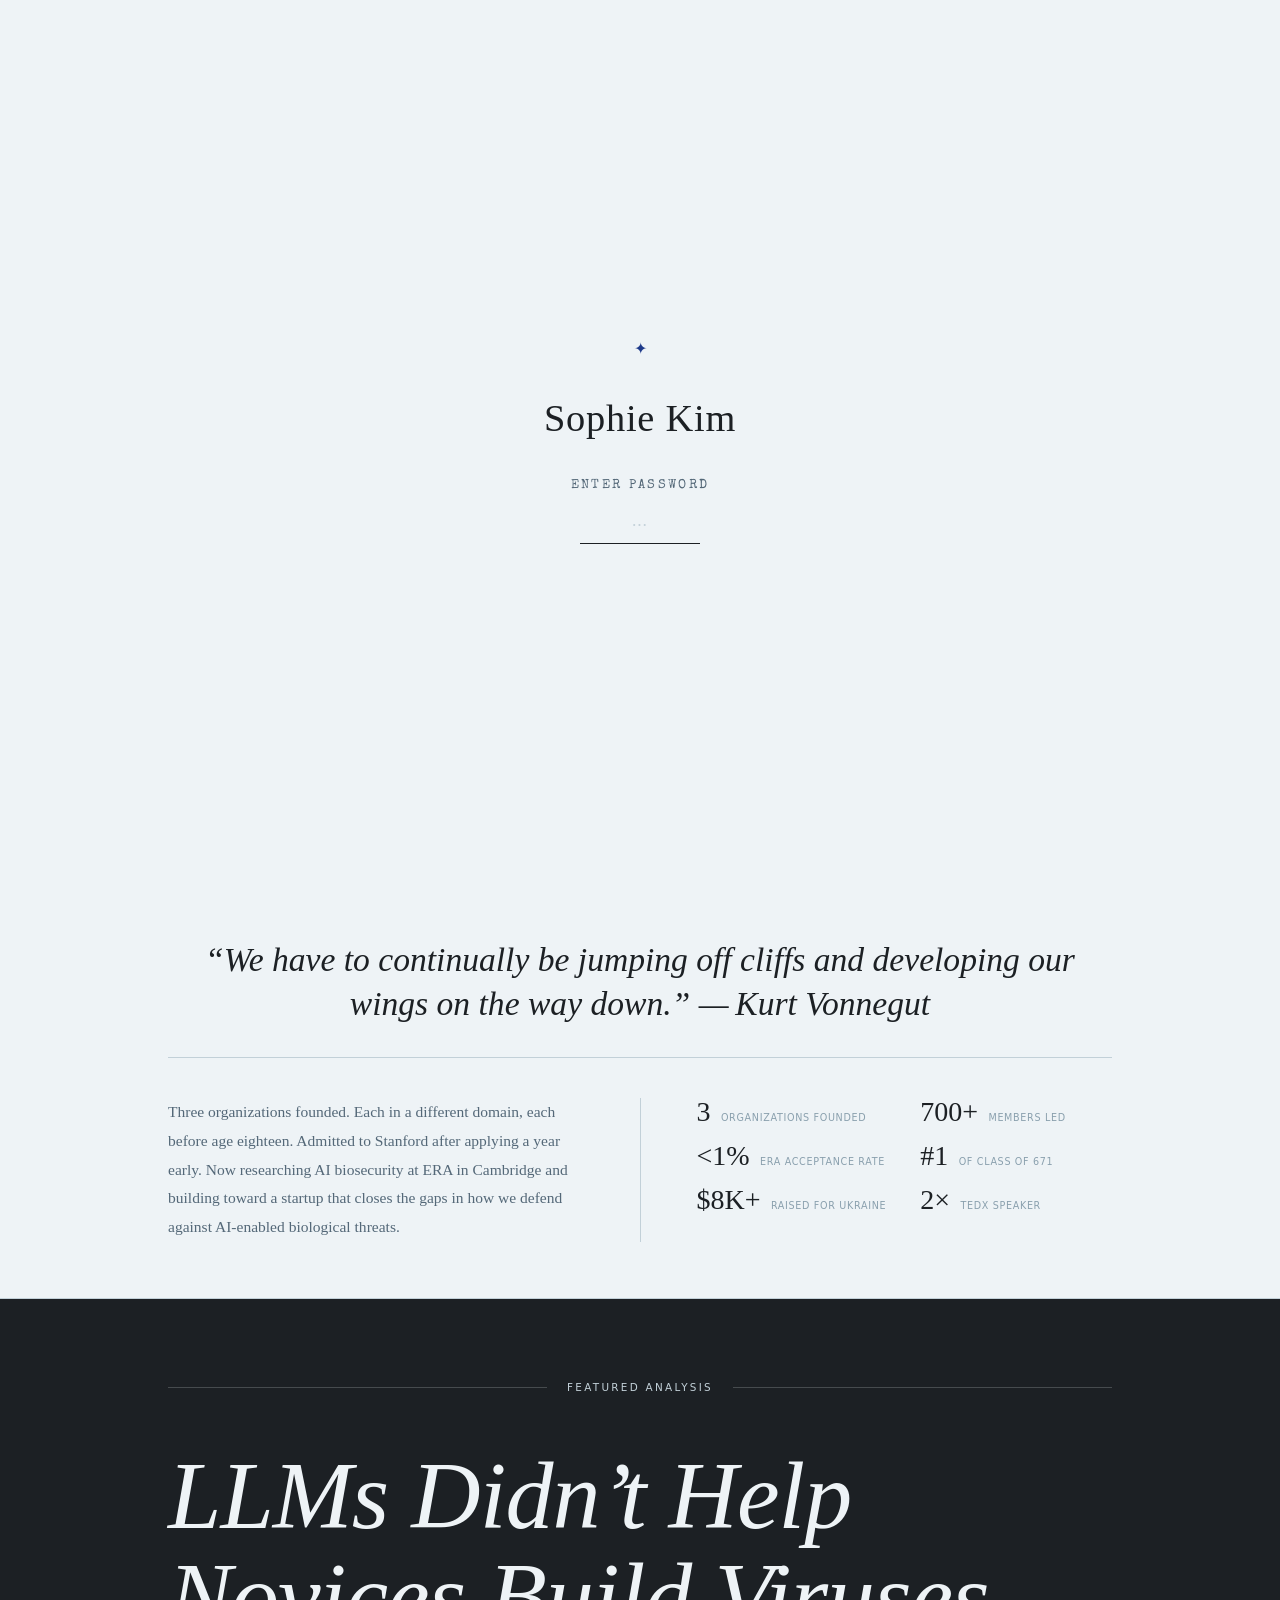
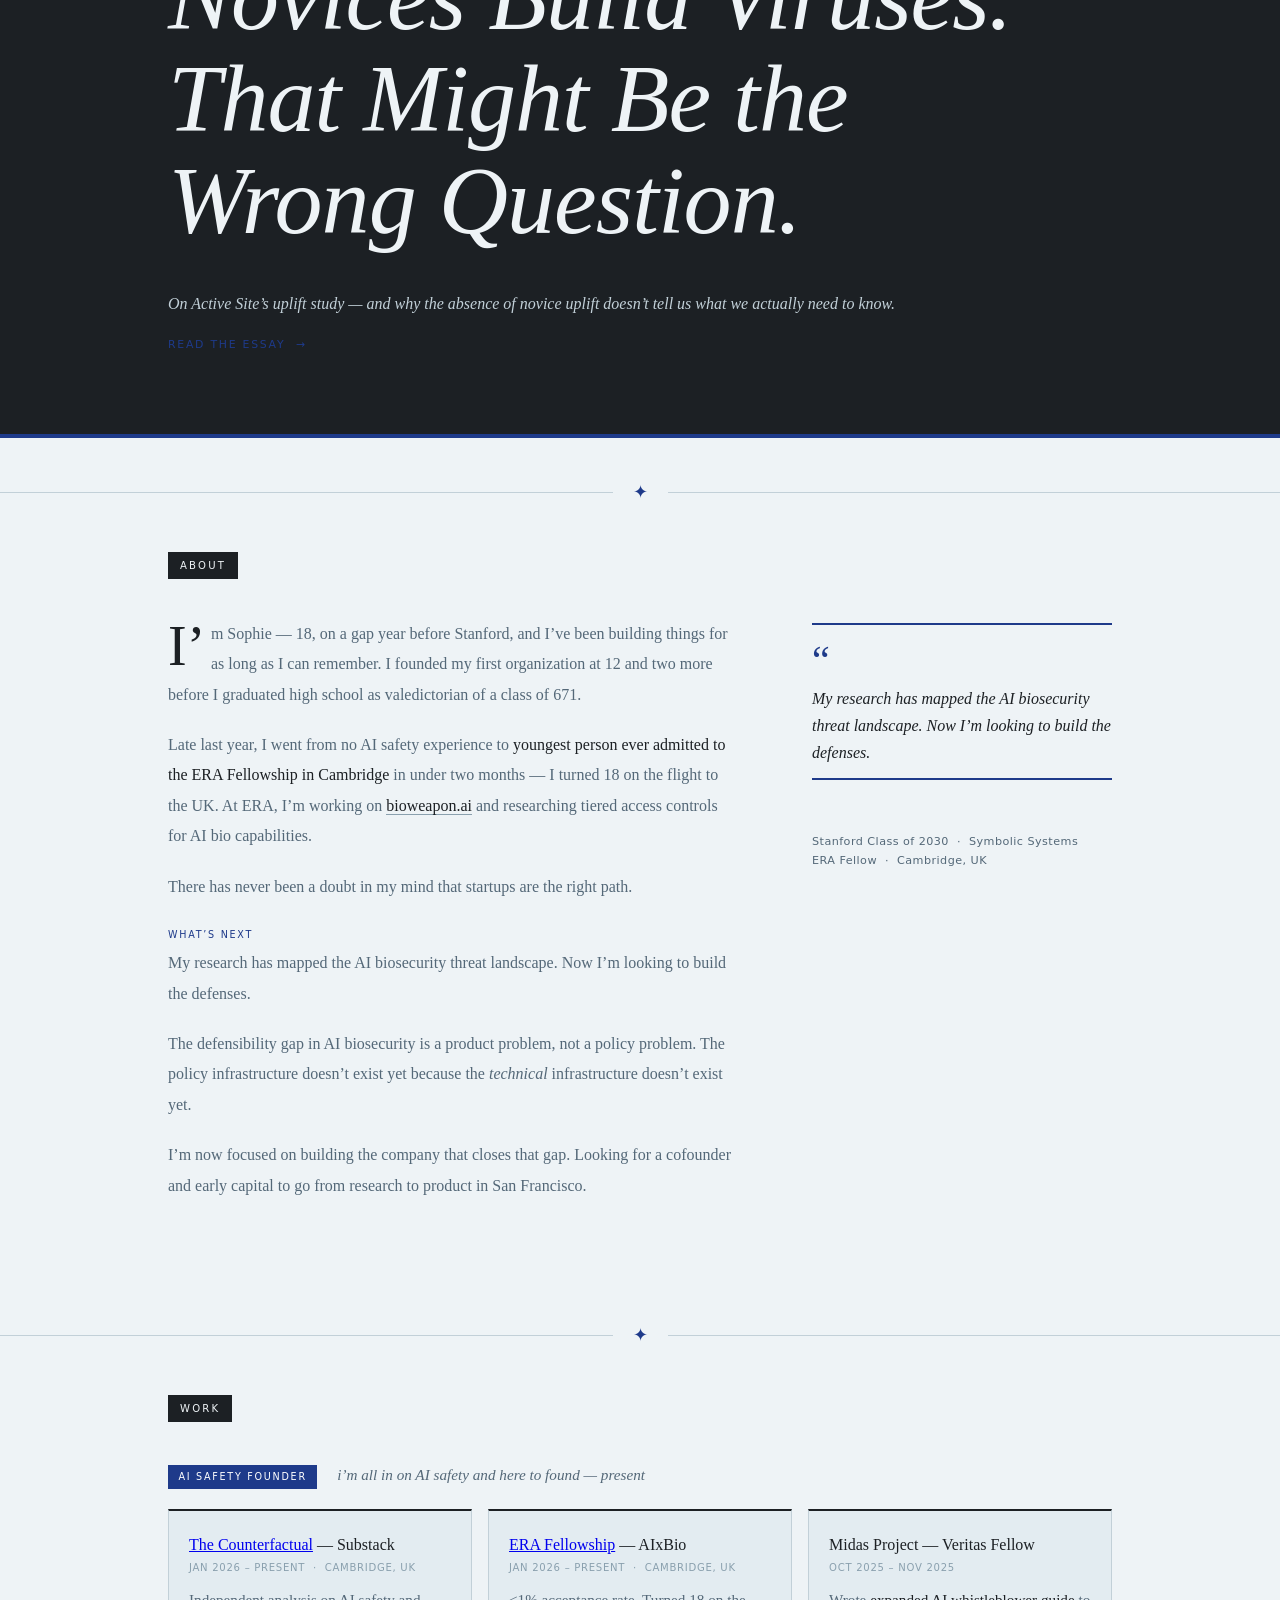
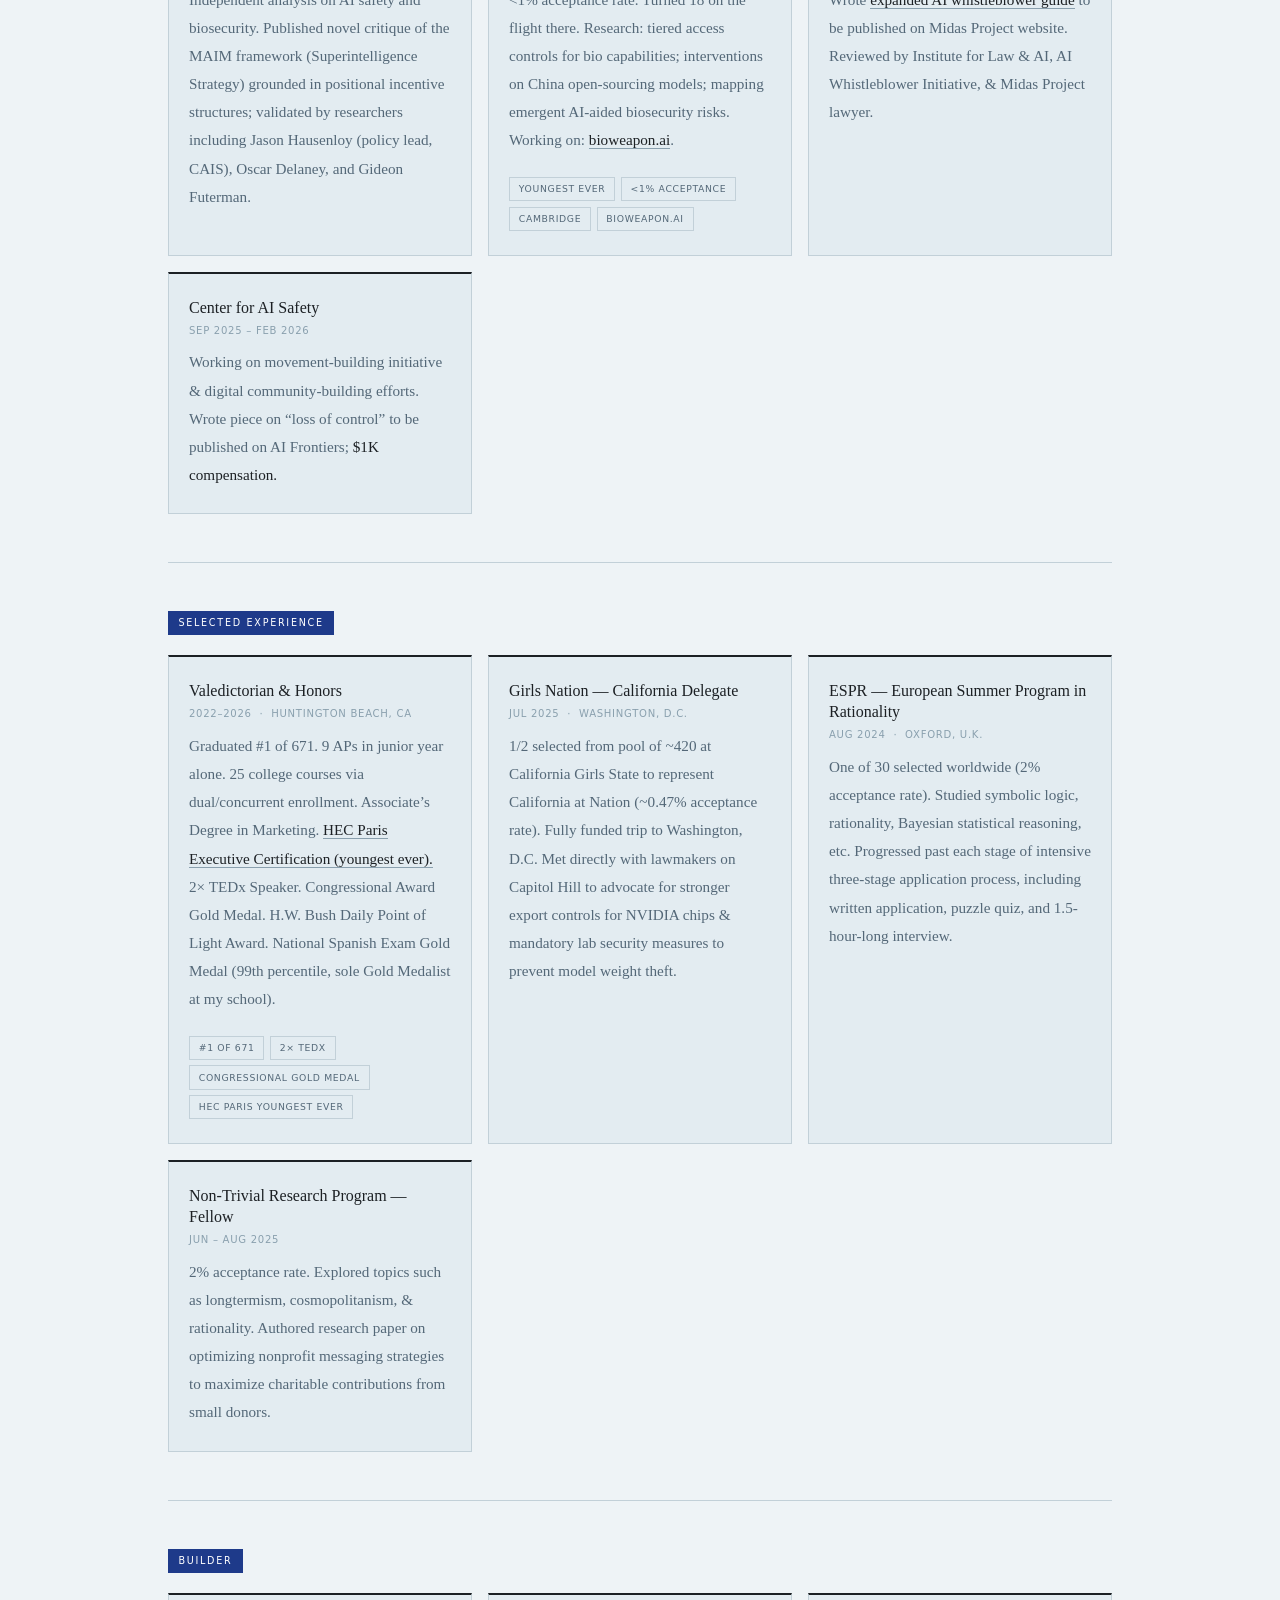
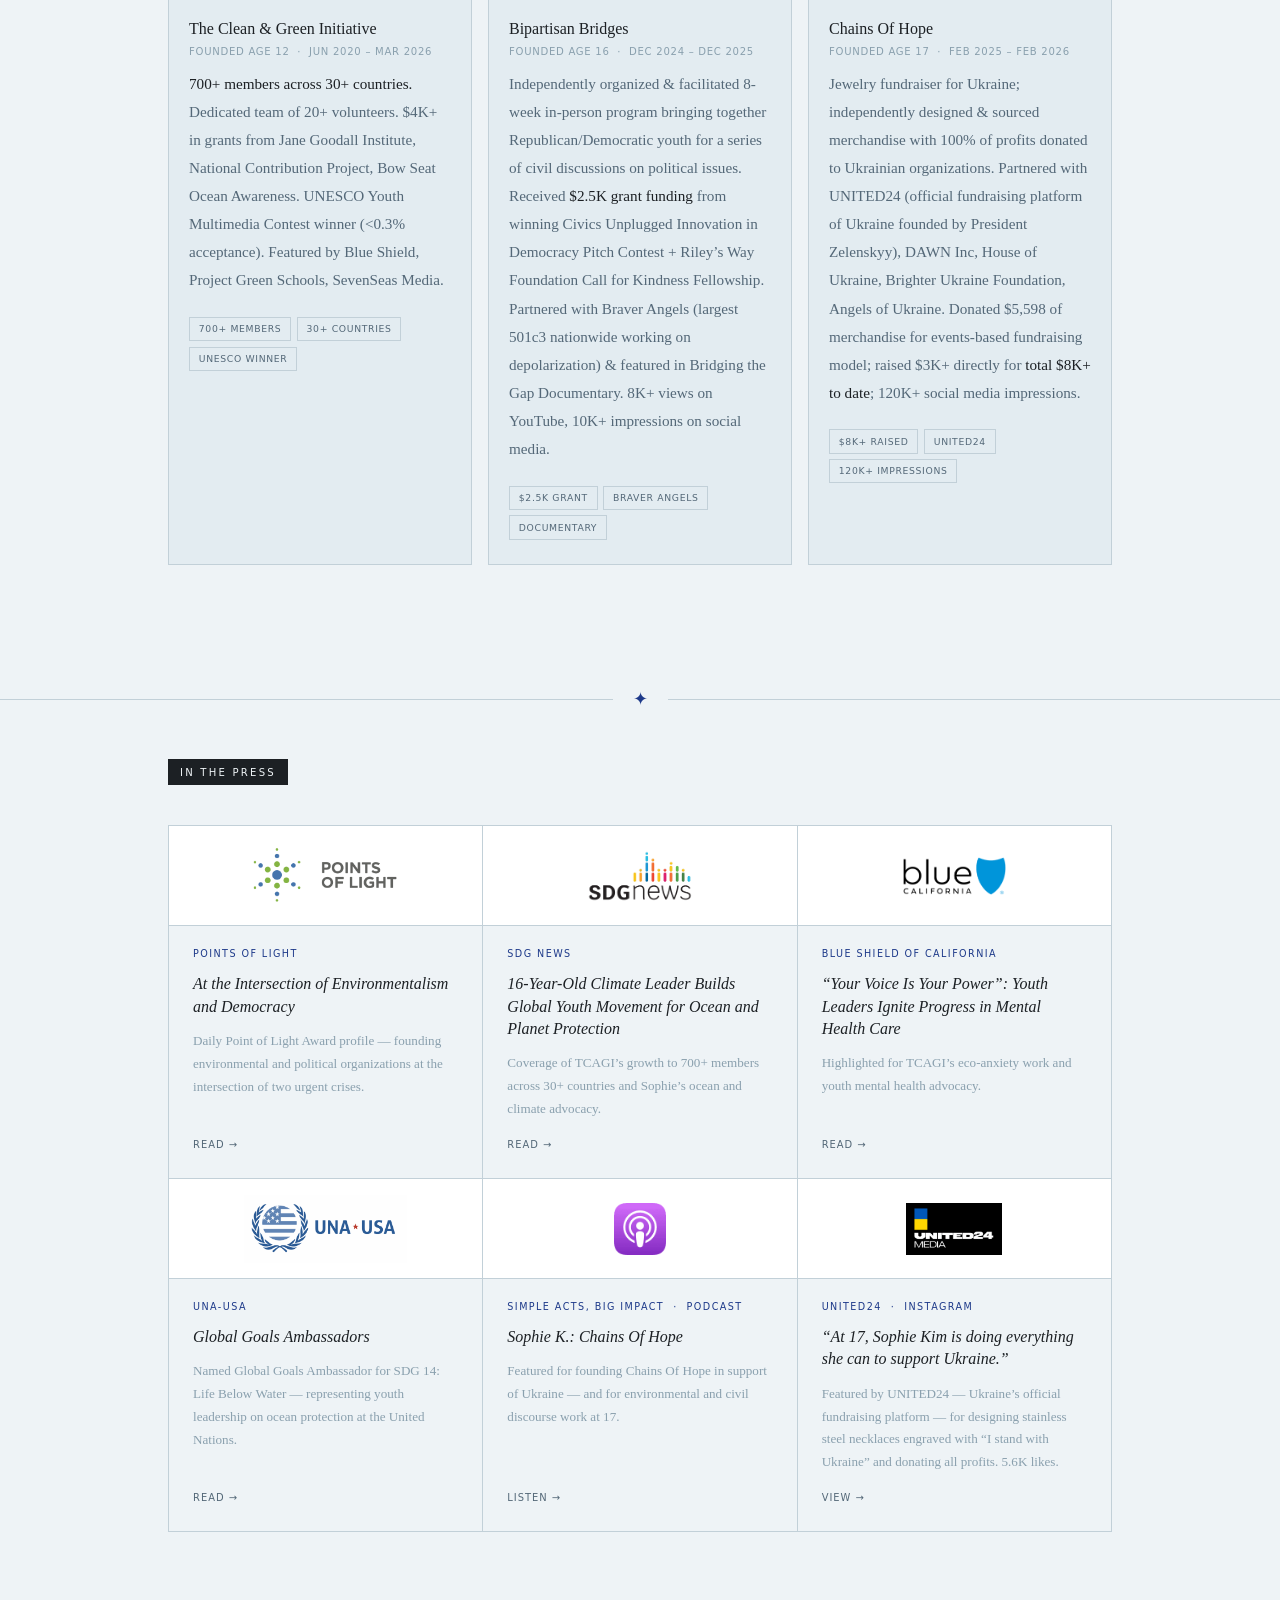
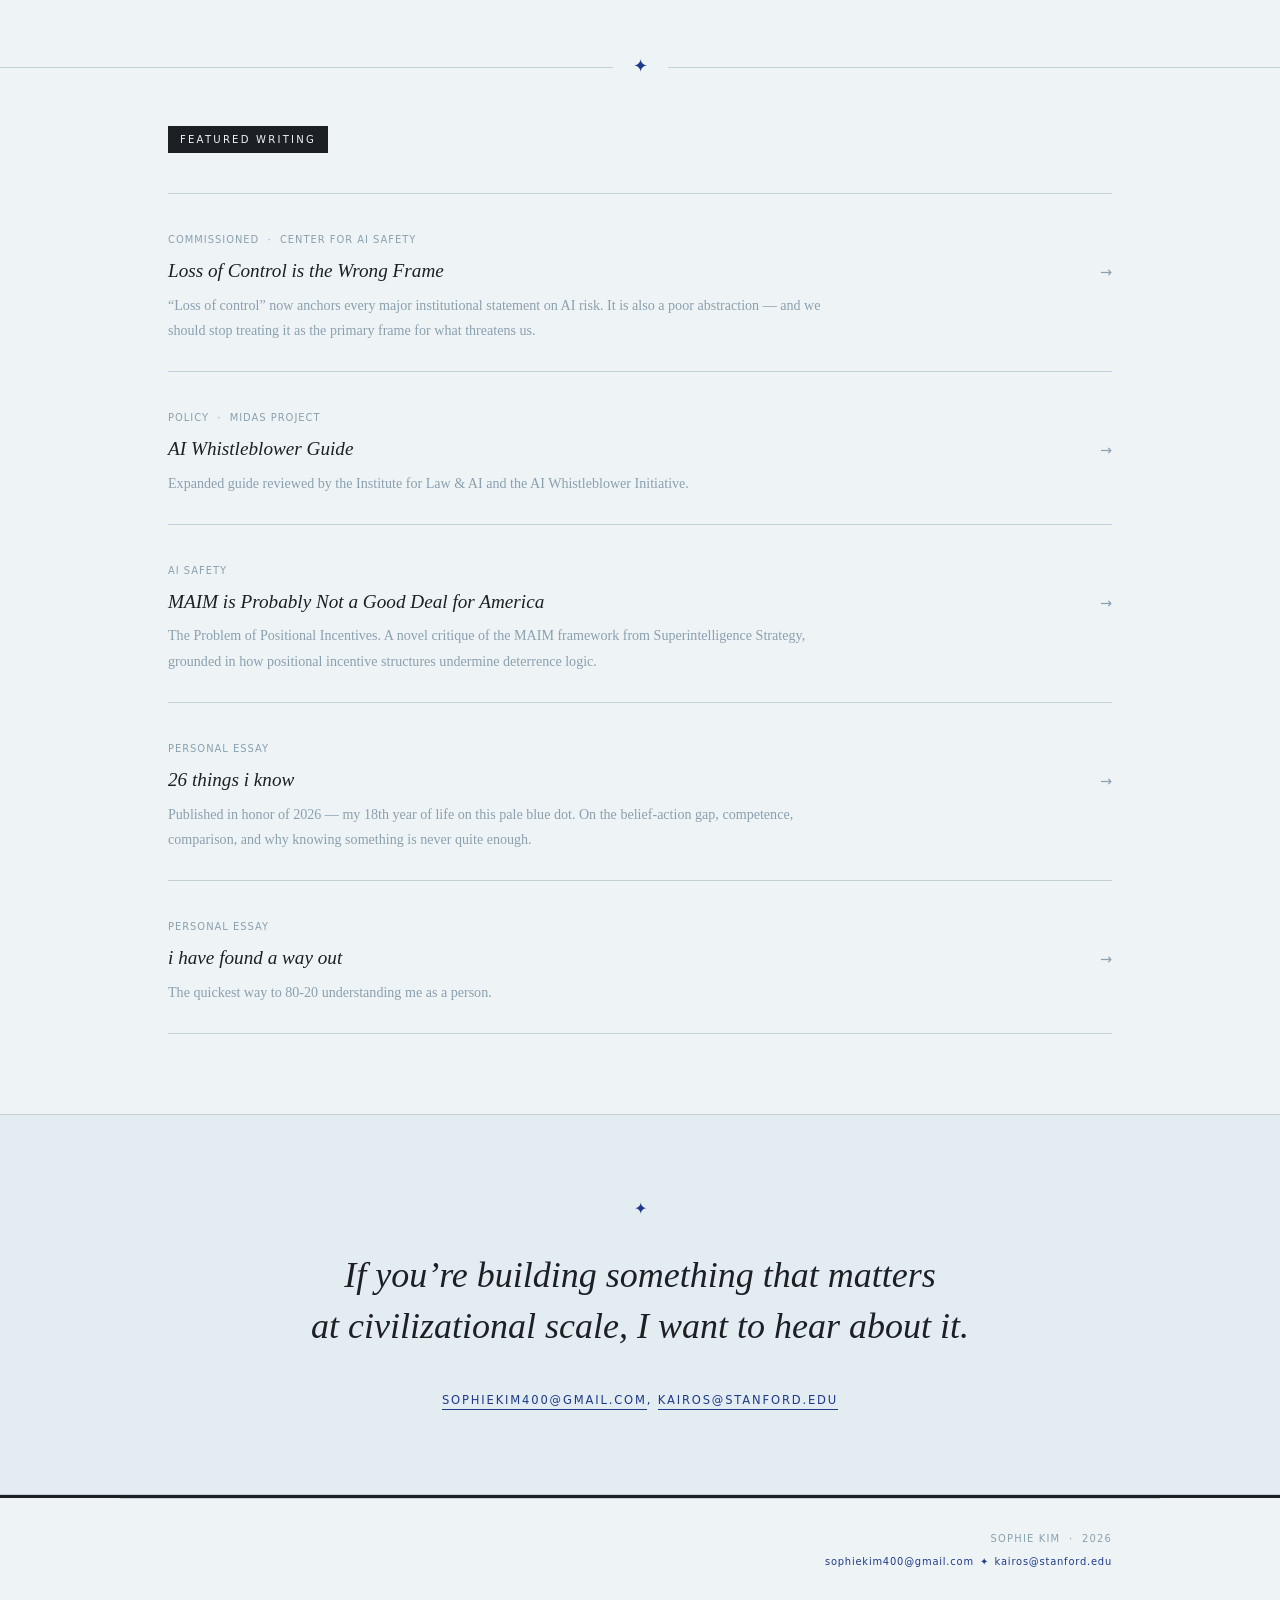
<file: index.html>
<!DOCTYPE html>
<html lang="en">
<head>
  <meta charset="UTF-8">
  <meta name="viewport" content="width=device-width, initial-scale=1.0">
  <title>Sophie Kim</title>
  <link rel="icon" type="image/png" sizes="256x256" href="images/favicon.png?v=2">
  <link rel="shortcut icon" href="images/favicon.png?v=2">
  <link rel="apple-touch-icon" href="images/favicon.png?v=2">
  <meta name="description" content="18. Youngest ERA Fellow. Stanford gap year. Three organizations founded. I jump off cliffs and build wings on the way down.">
  <meta property="og:title" content="Sophie Kim">
  <meta property="og:description" content="18. Youngest ERA Fellow. Stanford gap year. Builder.">
  <meta property="og:type" content="website">
  <link rel="preconnect" href="https://fonts.googleapis.com">
  <link rel="preconnect" href="https://fonts.gstatic.com" crossorigin>
  <link rel="stylesheet" href="https://fonts.googleapis.com/css2?family=Special+Elite&family=IM+Fell+DW+Pica:ital@1&display=swap">
  <link rel="stylesheet" href="css/sophie.css">
  <style>
    /* Inlined to bypass server CSS cache */
    .masthead-accent-band{background:#1e3a8a!important}
    .editorial-painting{position:relative;height:58vh;min-height:340px;overflow:hidden!important}
    .editorial-painting img{width:100%!important;height:100%!important;object-fit:cover!important;object-position:center 28%!important;display:block!important}
    .about-credentials{border-top:none!important}
    .ornament-sym{color:#1e3a8a!important}
    .contact-ornament{color:#1e3a8a!important}
    .contact-email{color:#1e3a8a!important}
    .footer-inner{justify-content:flex-end!important}
    .footer-emails{display:flex!important;flex-direction:row!important;align-items:center!important;gap:0.4rem!important;white-space:nowrap!important;flex-wrap:nowrap!important}
    .footer-email{font-family:system-ui,-apple-system,sans-serif!important;font-size:0.62rem!important;color:#1e3a8a!important;letter-spacing:0.08em!important}
    .footer-email-sep{color:#1e3a8a!important;font-size:0.62rem!important}
    .masthead-name{font-family:'IM Fell DW Pica',Georgia,serif!important;font-weight:400!important;font-style:normal!important;letter-spacing:0.02em!important}
    .masthead-sub{font-family:'Special Elite',Georgia,serif!important;font-style:normal!important}
    /* Card styles */
    .fade-up{opacity:1!important;transform:none!important}
    .act{display:grid;grid-template-columns:repeat(auto-fill,minmax(270px,1fr));gap:1rem;padding-bottom:3rem;margin-bottom:3rem;border-bottom:1px solid #c2d0d8}
    .act--last{padding-bottom:0;margin-bottom:0;border-bottom:none}
    .act-header{grid-column:1/-1;display:flex;align-items:baseline;gap:1.25rem;margin-bottom:.25rem}
    .act-header-bar{font-family:system-ui,sans-serif;font-size:.6rem;letter-spacing:.18em;text-transform:uppercase;color:#fff;background:#1e3a8a;padding:.25rem .65rem;white-space:nowrap;flex-shrink:0}
    .work-item{background:#e3ecf1;border:1px solid #c2d0d8;border-top:2px solid #1c2024;padding:1.5rem 1.25rem;display:flex;flex-direction:column}
    .work-item-head{display:flex;flex-direction:column;gap:.2rem;margin-bottom:.6rem}
    .work-org{font-family:Georgia,serif;font-size:1rem;color:#1c2024;line-height:1.3}
    .work-date{font-family:system-ui,sans-serif;font-size:.63rem;letter-spacing:.07em;text-transform:uppercase;color:#8aa0ae}
    .work-desc{font-family:Georgia,serif;font-size:.95rem;line-height:1.85;color:#546878;margin-bottom:.65rem}
    .work-tags{display:flex;flex-wrap:wrap;gap:.35rem;margin-top:.75rem}
    .tag{font-family:system-ui,sans-serif;font-size:.58rem;letter-spacing:.07em;text-transform:uppercase;color:#546878;border:1px solid #c2d0d8;padding:.2rem .55rem}
    .media-grid{display:grid;grid-template-columns:repeat(3,1fr);gap:0;border-top:1px solid #c2d0d8;border-left:1px solid #c2d0d8}
    .media-card{display:flex;flex-direction:column;text-decoration:none;color:inherit;background:#eef3f6;border-right:1px solid #c2d0d8;border-bottom:1px solid #c2d0d8;overflow:hidden}
    .media-card-logo{display:flex;align-items:center;justify-content:center;height:100px;padding:1.5rem;background:#fff;border-bottom:1px solid #c2d0d8;flex-shrink:0}
    .media-card-logo img{max-height:52px;max-width:100%;width:auto;object-fit:contain}
    .media-card-body{display:flex;flex-direction:column;flex:1;padding:1.25rem 1.5rem 1.5rem}
    .about-what-next-label{font-family:system-ui,sans-serif!important;font-size:.6rem!important;letter-spacing:.18em!important;text-transform:uppercase!important;color:#1e3a8a!important;margin-top:1.5rem!important;margin-bottom:.25rem!important}
    .featured-sub{font-family:Georgia,serif;font-style:italic;font-size:1rem;color:#c2d0d8!important;margin:.5rem 0 1.25rem;line-height:1.5}
    .featured-label{color:#c2d0d8!important}
    .media-card-pub{font-family:system-ui,sans-serif;font-size:.6rem;letter-spacing:.15em;text-transform:uppercase;color:#1e3a8a;margin-bottom:.65rem}
    .media-card-title{font-family:Georgia,serif;font-weight:400;font-style:italic;font-size:1rem;line-height:1.4;color:#1c2024;margin-bottom:.75rem}
    .media-card-desc{font-family:Georgia,serif;font-size:.82rem;line-height:1.75;color:#8aa0ae;margin-bottom:1rem;flex:1}
    .media-card-cta{font-family:system-ui,sans-serif;font-size:.62rem;letter-spacing:.1em;text-transform:uppercase;color:#546878;margin-top:auto}
    @media(max-width:900px){.media-grid{grid-template-columns:repeat(2,1fr)}}
    @media(max-width:600px){.media-grid{grid-template-columns:1fr}.act{grid-template-columns:1fr}}
  /* Password overlay */
  #pw-overlay{position:fixed;inset:0;z-index:9999;background:#eef3f6;display:flex;flex-direction:column;align-items:center;justify-content:center;gap:1.5rem}
  #pw-overlay.hidden{display:none}
  #pw-overlay .pw-name{font-family:'IM Fell DW Pica',Georgia,serif;font-size:2.4rem;color:#1c2024;letter-spacing:.02em}
  #pw-overlay .pw-label{font-family:'Special Elite',Georgia,serif;font-size:.8rem;letter-spacing:.18em;text-transform:uppercase;color:#546878}
  #pw-overlay .pw-form{display:flex;flex-direction:column;align-items:center;gap:.75rem}
  #pw-overlay input[type=password]{background:transparent;border:none;border-bottom:1.5px solid #1c2024;font-family:Georgia,serif;font-size:1.1rem;color:#1c2024;text-align:center;padding:.4rem .6rem;outline:none;width:120px;letter-spacing:.15em}
  #pw-overlay input[type=password]::placeholder{color:#c2d0d8;letter-spacing:.05em}
  #pw-overlay .pw-error{font-family:system-ui,sans-serif;font-size:.62rem;letter-spacing:.1em;text-transform:uppercase;color:#c0392b;min-height:1em}
  #pw-overlay .pw-ornament{color:#1e3a8a;font-size:1rem}
  </style>
</head>
<body>

<div id="pw-overlay">
  <span class="pw-ornament">✦</span>
  <div class="pw-name">Sophie Kim</div>
  <div class="pw-form">
    <div class="pw-label">Enter password</div>
    <input type="password" id="pw-input" placeholder="···" autocomplete="off" autofocus>
    <div class="pw-error" id="pw-error"></div>
  </div>
</div>
<script>
(function(){
  if(sessionStorage.getItem('sk_auth')==='1'){document.getElementById('pw-overlay').classList.add('hidden');return;}
  var _h='7f1056a29565e00c87f13536db3b6cd0bd726e945046147b9ca7ec87471f232a';
  document.getElementById('pw-input').addEventListener('keydown',async function(e){
    if(e.key==='Enter'){
      var _v=new TextEncoder().encode(this.value);
      var _d=await crypto.subtle.digest('SHA-256',_v);
      var _a=Array.from(new Uint8Array(_d)).map(function(b){return b.toString(16).padStart(2,'0')}).join('');
      if(_a===_h){
        sessionStorage.setItem('sk_auth','1');
        document.getElementById('pw-overlay').classList.add('hidden');
      } else {
        document.getElementById('pw-error').textContent='incorrect';
        this.value='';
      }
    }
  });
})();
</script>

<nav id="main-nav">
  <a href="/" class="nav-home">Sophie Kim</a>
  <div class="nav-links">
    <a href="#about">About</a>
    <a href="#writing">Featured Writing</a>
    <a href="#work">Work</a>
    <a href="#press">Press</a>
    <a href="mailto:kairos@stanford.edu">Contact</a>
  </div>
</nav>

<!-- ══════════ MASTHEAD ══════════ -->
<header class="masthead">
  <div class="masthead-inner">
  <div class="masthead-accent-band"></div>
    <h1 class="masthead-name">Sophie Kim</h1>
    <p class="masthead-sub">AI Biosecurity Founder</p>
    <div class="masthead-rule masthead-rule--thin"></div>
    <p class="masthead-kicker">
      ERA Fellow &ensp;&middot;&ensp; Stanford Gap Year &ensp;&middot;&ensp; Cambridge, UK
    </p>
    <div class="masthead-rule masthead-rule--thick"></div>
  </div>
</header>

<!-- ══════════ PAINTING ══════════ -->
<div class="editorial-painting">
  <img src="images/morning-mist.png" alt="">
  <p class="editorial-painting-credit">Caspar David Friedrich &nbsp;&middot;&nbsp; <em>Wanderer Above the Sea of Fog</em> &nbsp;&middot;&nbsp; 1818</p>
</div>

<!-- ══════════ DECK ══════════ -->
<section class="deck">
  <div class="deck-inner">
    <div class="deck-headline-row">
      <p class="deck-tagline">&ldquo;We have to continually be jumping off cliffs and developing our wings on the way down.&rdquo; &mdash;&thinsp;Kurt Vonnegut</p>
    </div>
    <div class="deck-rule"></div>
    <div class="deck-columns">
      <div class="deck-col-text">
        <p class="deck-lede">Three organizations founded. Each in a different domain, each before age eighteen. Admitted to Stanford after applying a year early. Now researching AI biosecurity at ERA in Cambridge and building toward a startup that closes the gaps in how we defend against AI-enabled biological threats.</p>
      </div>
      <div class="deck-col-rule"></div>
      <div class="deck-col-stats">
        <div class="deck-stat"><span class="stat-n">3</span><span class="stat-l">organizations founded</span></div>
        <div class="deck-stat"><span class="stat-n">700+</span><span class="stat-l">members led</span></div>
        <div class="deck-stat"><span class="stat-n">&lt;1%</span><span class="stat-l">ERA acceptance rate</span></div>
        <div class="deck-stat"><span class="stat-n">#1</span><span class="stat-l">of class of 671</span></div>
        <div class="deck-stat"><span class="stat-n">$8K+</span><span class="stat-l">raised for Ukraine</span></div>
        <div class="deck-stat"><span class="stat-n">2&times;</span><span class="stat-l">TEDx speaker</span></div>
      </div>
    </div>
  </div>
</section>

<!-- ══════════ FEATURED ESSAY ══════════ -->
<section class="featured" id="writing">
  <div class="featured-inner">
    <div class="featured-label-row">
      <div class="featured-label-line"></div>
      <span class="featured-label">Featured Analysis</span>
      <div class="featured-label-line"></div>
    </div>
    <a href="https://thecounterfactual.substack.com/p/llms-didnt-help-novices-build-viruses" target="_blank" rel="noopener" class="featured-link">
      <h2 class="featured-title">LLMs Didn&rsquo;t Help Novices Build Viruses. That Might Be the Wrong Question.</h2>
      <p class="featured-sub">On Active Site&rsquo;s uplift study &mdash; and why the absence of novice uplift doesn&rsquo;t tell us what we actually need to know.</p>
      <span class="featured-cta">Read the essay &nbsp;&rarr;</span>
    </a>
  </div>
</section>

<!-- ══════════ ORNAMENT ══════════ -->
<div class="section-ornament">
  <div class="ornament-line"></div>
  <span class="ornament-sym" aria-hidden="true">✦</span>
  <div class="ornament-line"></div>
</div>

<!-- ══════════ ABOUT ══════════ -->
<section class="about-section" id="about">
  <div class="section-inner">
    <div class="section-bar fade-up">About</div>
    <div class="about-grid fade-up">
      <div class="about-body">
        <p class="about-drop-cap">
          I&rsquo;m Sophie &mdash; 18, on a gap year before Stanford, and I&rsquo;ve been building
          things for as long as I can remember. I founded my first organization at 12
          and two more before I graduated high school as valedictorian of a class of 671.
        </p>
        <p>
          Late last year, I went from no AI safety experience to <strong>youngest person ever admitted
          to the ERA Fellowship in Cambridge</strong> in under two months &mdash; I turned 18 on the flight to the UK. At ERA, I&rsquo;m working on <a href="https://bioweapon.ai" target="_blank" rel="noopener">bioweapon.ai</a>
          and researching tiered access controls for AI bio capabilities.
        </p>

        <p>
          There has never been a doubt in my mind that startups are the right path.
        </p>
        <p class="about-what-next-label">What&rsquo;s Next</p>
        <p>
          My research has mapped the AI biosecurity threat landscape. Now I&rsquo;m looking to build the defenses.
        </p>
        <p>
          The defensibility gap in AI biosecurity is a product problem, not a policy problem. The policy infrastructure doesn&rsquo;t exist yet because the <em>technical</em> infrastructure doesn&rsquo;t exist yet.
        </p>
        <p>
          I&rsquo;m now focused on building the company that closes that gap. Looking for a cofounder and early capital to go from research to product in San Francisco.
        </p>
      </div>
      <div class="about-pull-col">
        <div class="about-pull">
          <div class="about-pull-rule"></div>
          <div class="about-pull-mark">&ldquo;</div>
          <p class="about-pull-text">My research has mapped the AI biosecurity threat landscape. Now I&rsquo;m looking to build the defenses.</p>
          <div class="about-pull-rule"></div>
        </div>
        <div class="about-credentials">
          <div class="about-credential">Stanford Class of 2030 &nbsp;&middot;&nbsp; Symbolic Systems</div>
          <div class="about-credential">ERA Fellow &nbsp;&middot;&nbsp; Cambridge, UK</div>

        </div>
      </div>
    </div>
  </div>
</section>

<!-- ══════════ ORNAMENT ══════════ -->
<div class="section-ornament">
  <div class="ornament-line"></div>
  <span class="ornament-sym" aria-hidden="true">✦</span>
  <div class="ornament-line"></div>
</div>

<!-- ══════════ TRACK RECORD ══════════ -->
<section class="work-section" id="work">
  <div class="section-inner">
    <div class="section-bar fade-up">Work</div>


    <!-- AI Safety Founder -->
    <div class="act fade-up">
      <div class="act-header">
        <div class="act-header-bar">AI Safety Founder</div>
        <span class="act-title">i&rsquo;m all in on AI safety and here to found &mdash; present</span>
      </div>

      <div class="work-item">
        <div class="work-item-head">
          <span class="work-org"><a href="https://thecounterfactual.substack.com/" target="_blank" rel="noopener">The Counterfactual</a> &mdash; Substack</span>
          <span class="work-date">Jan 2026 &ndash; present &nbsp;&middot;&nbsp; Cambridge, UK</span>
        </div>
        <p class="work-desc">
          Independent analysis on AI safety and biosecurity. Published novel critique of the MAIM framework (Superintelligence Strategy) grounded in positional incentive structures; validated by researchers including Jason Hausenloy (policy lead, CAIS), Oscar Delaney, and Gideon Futerman.
        </p>
      </div>

      <div class="work-item">
        <div class="work-item-head">
          <span class="work-org"><a href="https://www.aixbiosecurity.com/fellows-w26" target="_blank" rel="noopener">ERA Fellowship</a> &mdash; AIxBio</span>
          <span class="work-date">Jan 2026 &ndash; present &nbsp;&middot;&nbsp; Cambridge, UK</span>
        </div>
        <p class="work-desc">
          &lt;1% acceptance rate. Turned 18 on the flight there. Research: tiered access
          controls for bio capabilities; interventions on China open-sourcing models;
          mapping emergent AI-aided biosecurity risks. Working on:
          <a href="https://bioweapon.ai" target="_blank" rel="noopener">bioweapon.ai</a>.
        </p>
        <div class="work-tags">
          <span class="tag">youngest ever</span>
          <span class="tag">&lt;1% acceptance</span>
          <span class="tag">Cambridge</span>
          <span class="tag">bioweapon.ai</span>
        </div>
      </div>

      <div class="work-item">
        <div class="work-item-head">
          <span class="work-org">Midas Project &mdash; Veritas Fellow</span>
          <span class="work-date">Oct 2025 &ndash; Nov 2025</span>
        </div>
        <p class="work-desc">
          Wrote <a href="https://docs.google.com/document/d/16yWjHWvjCpX8hJPDFLS2lTYqXaR7HbegJMPhqX0ZA_U/edit?tab=t.mjegr4b2dik0" target="_blank" rel="noopener">expanded AI whistleblower guide</a> to be published on Midas Project website.
          Reviewed by Institute for Law &amp; AI, AI Whistleblower Initiative, &amp; Midas Project lawyer.
        </p>
      </div>

      <div class="work-item">
        <div class="work-item-head">
          <span class="work-org">Center for AI Safety</span>
          <span class="work-date">Sep 2025 &ndash; Feb 2026</span>
        </div>
        <p class="work-desc">
          Working on movement-building initiative &amp; digital community-building efforts.
          Wrote piece on &ldquo;loss of control&rdquo; to be published on AI Frontiers; <strong>$1K compensation.</strong>
        </p>
      </div>

    </div>

    <!-- Outlier Talent -->
    <div class="act fade-up">
      <div class="act-header">
        <div class="act-header-bar">Selected Experience</div>
      </div>

      <div class="work-item">
        <div class="work-item-head">
          <span class="work-org">Valedictorian &amp; Honors</span>
          <span class="work-date">2022&ndash;2026 &nbsp;&middot;&nbsp; Huntington Beach, CA</span>
        </div>
        <p class="work-desc">
          Graduated #1 of 671. 9 APs in junior year alone. 25 college courses via dual/concurrent enrollment.
          Associate&rsquo;s Degree in Marketing. <strong><a href="https://www.SmartCertificate.com/SmartCertificate/?1%7c8dfc4507-5f87-4e7e-84e0-80905a79a181%7c4c9d1f4e-4ce0-4665-b762-129b78603976" target="_blank" rel="noopener">HEC Paris Executive Certification
          (youngest ever).</a></strong> 2&times; TEDx Speaker. Congressional Award Gold Medal.
          H.W. Bush Daily Point of Light Award.
          National Spanish Exam Gold Medal (99th percentile, sole Gold Medalist at my school).
        </p>
        <div class="work-tags">
          <span class="tag">#1 of 671</span>
          <span class="tag">2&times; TEDx</span>
          <span class="tag">Congressional Gold Medal</span>
          <span class="tag">HEC Paris youngest ever</span>
        </div>
      </div>

      <div class="work-item">
        <div class="work-item-head">
          <span class="work-org">Girls Nation &mdash; California Delegate</span>
          <span class="work-date">Jul 2025 &nbsp;&middot;&nbsp; Washington, D.C.</span>
        </div>
        <p class="work-desc">
          1/2 selected from pool of ~420 at California Girls State to represent California at Nation (~0.47% acceptance rate). Fully funded trip to Washington, D.C. Met directly with lawmakers on Capitol Hill to advocate for stronger export controls for NVIDIA chips &amp; mandatory lab security measures to prevent model weight theft.
        </p>
      </div>

      <div class="work-item">
        <div class="work-item-head">
          <span class="work-org">ESPR &mdash; European Summer Program in Rationality</span>
          <span class="work-date">Aug 2024 &nbsp;&middot;&nbsp; Oxford, U.K.</span>
        </div>
        <p class="work-desc">
          One of 30 selected worldwide (2% acceptance rate). Studied symbolic logic, rationality, Bayesian statistical reasoning, etc.
          Progressed past each stage of intensive three-stage application process, including written application, puzzle quiz, and 1.5-hour-long interview.
        </p>
      </div>

      <div class="work-item">
        <div class="work-item-head">
          <span class="work-org">Non-Trivial Research Program &mdash; Fellow</span>
          <span class="work-date">Jun &ndash; Aug 2025</span>
        </div>
        <p class="work-desc">
          2% acceptance rate. Explored topics such as longtermism, cosmopolitanism, &amp; rationality.
          Authored research paper on optimizing nonprofit messaging strategies to maximize charitable contributions from small donors.
        </p>
      </div>
    </div>

    <!-- Builder -->
    <div class="act act--last fade-up">
      <div class="act-header">
        <div class="act-header-bar">Builder</div>
      </div>

      <div class="work-item">
        <div class="work-item-head">
          <span class="work-org">The Clean &amp; Green Initiative</span>
          <span class="work-date">Founded age 12 &nbsp;&middot;&nbsp; Jun 2020 &ndash; Mar 2026</span>
        </div>
        <p class="work-desc">
          <strong>700+ members across 30+ countries.</strong> Dedicated team of 20+ volunteers.
          $4K+ in grants from Jane Goodall Institute, National Contribution Project,
          Bow Seat Ocean Awareness. UNESCO Youth Multimedia Contest winner (&lt;0.3% acceptance).
          Featured by Blue Shield, Project Green Schools, SevenSeas Media.
        </p>
        <div class="work-tags">
          <span class="tag">700+ members</span>
          <span class="tag">30+ countries</span>
          <span class="tag">UNESCO winner</span>
        </div>
      </div>

      <div class="work-item">
        <div class="work-item-head">
          <span class="work-org">Bipartisan Bridges</span>
          <span class="work-date">Founded age 16 &nbsp;&middot;&nbsp; Dec 2024 &ndash; Dec 2025</span>
        </div>
        <p class="work-desc">
          Independently organized &amp; facilitated 8-week in-person program bringing together Republican/Democratic youth for a series of civil discussions on political issues.
          Received <strong>$2.5K grant funding</strong> from winning Civics Unplugged Innovation in Democracy Pitch Contest + Riley&rsquo;s Way Foundation Call for Kindness Fellowship.
          Partnered with Braver Angels (largest 501c3 nationwide working on depolarization) &amp; featured in Bridging the Gap Documentary. 8K+ views on YouTube, 10K+ impressions on social media.
        </p>
        <div class="work-tags">
          <span class="tag">$2.5K grant</span>
          <span class="tag">Braver Angels</span>
          <span class="tag">documentary</span>
        </div>
      </div>

      <div class="work-item">
        <div class="work-item-head">
          <span class="work-org">Chains Of Hope</span>
          <span class="work-date">Founded age 17 &nbsp;&middot;&nbsp; Feb 2025 &ndash; Feb 2026</span>
        </div>
        <p class="work-desc">
          Jewelry fundraiser for Ukraine; independently designed &amp; sourced merchandise with 100% of profits donated to Ukrainian organizations.
          Partnered with UNITED24 (official fundraising platform of Ukraine founded by President Zelenskyy), DAWN Inc, House of Ukraine, Brighter Ukraine Foundation, Angels of Ukraine.
          Donated $5,598 of merchandise for events-based fundraising model; raised $3K+ directly for <strong>total $8K+ to date</strong>; 120K+ social media impressions.
        </p>
        <div class="work-tags">
          <span class="tag">$8K+ raised</span>
          <span class="tag">UNITED24</span>
          <span class="tag">120K+ impressions</span>
        </div>
      </div>
    </div>

  </div>
</section>

<!-- ══════════ ORNAMENT ══════════ -->
<div class="section-ornament">
  <div class="ornament-line"></div>
  <span class="ornament-sym" aria-hidden="true">✦</span>
  <div class="ornament-line"></div>
</div>

<!-- ══════════ MEDIA / PRESS ══════════ -->
<section class="media-section" id="press">
  <div class="section-inner">
    <div class="section-bar fade-up">In the Press</div>
    <div class="media-grid">

      <a href="https://www.pointsoflight.org/awards/at-the-intersection-of-environmentalism-and-democracy/" target="_blank" rel="noopener" class="media-card fade-up">
        <div class="media-card-logo"><img src="images/pol-logo.png" alt="Points of Light" style="max-height:68px"></div>
        <div class="media-card-body">
          <div class="media-card-pub">Points of Light</div>
          <h3 class="media-card-title">At the Intersection of Environmentalism and Democracy</h3>
          <p class="media-card-desc">Daily Point of Light Award profile — founding environmental and political organizations at the intersection of two urgent crises.</p>
          <span class="media-card-cta">Read &rarr;</span>
        </div>
      </a>

      <a href="https://sdgnews.com/16-year-old-climate-leader-sophie-kim-builds-global-youth-movement-for-ocean-and-planet-protection/" target="_blank" rel="noopener" class="media-card fade-up">
        <div class="media-card-logo"><img src="images/sdg-logo.png" alt="SDG News"></div>
        <div class="media-card-body">
          <div class="media-card-pub">SDG News</div>
          <h3 class="media-card-title">16-Year-Old Climate Leader Builds Global Youth Movement for Ocean and Planet Protection</h3>
          <p class="media-card-desc">Coverage of TCAGI&rsquo;s growth to 700+ members across 30+ countries and Sophie&rsquo;s ocean and climate advocacy.</p>
          <span class="media-card-cta">Read &rarr;</span>
        </div>
      </a>

      <a href="https://news.blueshieldca.com/2024/07/24/your-voice-is-your-power-youth-leaders-ignite-progress-in-mental-health-care?sf274024504=1" target="_blank" rel="noopener" class="media-card fade-up">
        <div class="media-card-logo"><img src="images/bsc-logo.png" alt="Blue Shield of California" style="max-height:38px"></div>
        <div class="media-card-body">
          <div class="media-card-pub">Blue Shield of California</div>
          <h3 class="media-card-title">&ldquo;Your Voice Is Your Power&rdquo;: Youth Leaders Ignite Progress in Mental Health Care</h3>
          <p class="media-card-desc">Highlighted for TCAGI&rsquo;s eco-anxiety work and youth mental health advocacy.</p>
          <span class="media-card-cta">Read &rarr;</span>
        </div>
      </a>

      <a href="https://unausa.org/2024-2025-global-goals-ambassadors/" target="_blank" rel="noopener" class="media-card fade-up">
        <div class="media-card-logo"><img src="images/unausa-logo.png" alt="UNA-USA" style="max-height:68px"></div>
        <div class="media-card-body">
          <div class="media-card-pub">UNA-USA</div>
          <h3 class="media-card-title">Global Goals Ambassadors</h3>
          <p class="media-card-desc">Named Global Goals Ambassador for SDG&nbsp;14: Life Below Water &mdash; representing youth leadership on ocean protection at the United Nations.</p>
          <span class="media-card-cta">Read &rarr;</span>
        </div>
      </a>

      <a href="https://podcasts.apple.com/us/podcast/sophie-k-chains-of-hope/id1641520893?i=1000724722344" target="_blank" rel="noopener" class="media-card fade-up">
        <div class="media-card-logo"><img src="images/logo-applepodcasts.png" alt="Apple Podcasts"></div>
        <div class="media-card-body">
          <div class="media-card-pub">Simple Acts, Big Impact &nbsp;&middot;&nbsp; Podcast</div>
          <h3 class="media-card-title">Sophie K.: Chains Of Hope</h3>
          <p class="media-card-desc">Featured for founding Chains Of Hope in support of Ukraine &mdash; and for environmental and civil discourse work at 17.</p>
          <span class="media-card-cta">Listen &rarr;</span>
        </div>
      </a>

      <a href="https://www.instagram.com/p/DI4Qe8MNiFI/" target="_blank" rel="noopener" class="media-card fade-up">
        <div class="media-card-logo"><img src="images/u24-logo.png" alt="UNITED24"></div>
        <div class="media-card-body">
          <div class="media-card-pub">UNITED24 &nbsp;&middot;&nbsp; Instagram</div>
          <h3 class="media-card-title">&ldquo;At 17, Sophie Kim is doing everything she can to support Ukraine.&rdquo;</h3>
          <p class="media-card-desc">Featured by UNITED24 &mdash; Ukraine&rsquo;s official fundraising platform &mdash; for designing stainless steel necklaces engraved with &ldquo;I stand with Ukraine&rdquo; and donating all profits. 5.6K likes.</p>
          <span class="media-card-cta">View &rarr;</span>
        </div>
      </a>

    </div>
  </div>
</section>

<!-- ══════════ ORNAMENT ══════════ -->
<div class="section-ornament">
  <div class="ornament-line"></div>
  <span class="ornament-sym" aria-hidden="true">✦</span>
  <div class="ornament-line"></div>
</div>

<!-- ══════════ MORE WRITING ══════════ -->
<section class="writing-more">
  <div class="section-inner">
    <div class="section-bar fade-up">Featured Writing</div>
    <div class="essays-list">

      <a href="https://docs.google.com/document/d/1tTch-gjyNPdQXnMIOy1_RCKa4S9sZD5CCKE3l6YerTc/edit?tab=t.lgcw66eyu6cz#heading=h.oby91hsfqg01" target="_blank" rel="noopener" class="essay-item fade-up">
        <div class="essay-item-label"><span class="essay-tag">Commissioned &nbsp;&middot;&nbsp; Center for AI Safety</span></div>
        <div class="essay-title-row">
          <span class="essay-title">Loss of Control is the Wrong Frame</span>
          <span class="essay-arrow">&rarr;</span>
        </div>
        <p class="essay-teaser">
          &ldquo;Loss of control&rdquo; now anchors every major institutional statement on AI risk. It is also a poor abstraction &mdash; and we should stop treating it as the primary frame for what threatens us.
        </p>
      </a>

      <a href="https://docs.google.com/document/d/16yWjHWvjCpX8hJPDFLS2lTYqXaR7HbegJMPhqX0ZA_U/edit?tab=t.mjegr4b2dik0" target="_blank" rel="noopener" class="essay-item fade-up">
        <div class="essay-item-label"><span class="essay-tag">Policy &nbsp;&middot;&nbsp; Midas Project</span></div>
        <div class="essay-title-row">
          <span class="essay-title">AI Whistleblower Guide</span>
          <span class="essay-arrow">&rarr;</span>
        </div>
        <p class="essay-teaser">
          Expanded guide reviewed by the Institute for Law &amp; AI and the AI Whistleblower Initiative.
        </p>
      </a>

      <a href="https://thecounterfactual.substack.com/p/maim-is-probably-not-a-good-deal" target="_blank" rel="noopener" class="essay-item fade-up">
        <div class="essay-item-label"><span class="essay-tag">AI Safety</span></div>
        <div class="essay-title-row">
          <span class="essay-title">MAIM is Probably Not a Good Deal for America</span>
          <span class="essay-arrow">&rarr;</span>
        </div>
        <p class="essay-teaser">
          The Problem of Positional Incentives. A novel critique of the MAIM framework from Superintelligence Strategy, grounded in how positional incentive structures undermine deterrence logic.
        </p>
      </a>

      <a href="https://curiouslysophie.com/26-things.html" target="_blank" rel="noopener" class="essay-item fade-up">
        <div class="essay-item-label"><span class="essay-tag">Personal Essay</span></div>
        <div class="essay-title-row">
          <span class="essay-title">26 things i know</span>
          <span class="essay-arrow">&rarr;</span>
        </div>
        <p class="essay-teaser">
          Published in honor of 2026 &mdash; my 18th year of life on this pale blue dot.
          On the belief-action gap, competence, comparison, and why knowing
          something is never quite enough.
        </p>
      </a>

      <a href="https://curiouslysophie.com/posts/i-have-found-a-way-out.html" target="_blank" rel="noopener" class="essay-item fade-up">
        <div class="essay-item-label"><span class="essay-tag">Personal Essay</span></div>
        <div class="essay-title-row">
          <span class="essay-title">i have found a way out</span>
          <span class="essay-arrow">&rarr;</span>
        </div>
        <p class="essay-teaser">
          The quickest way to 80-20 understanding me as a person.
        </p>
      </a>



    </div>
  </div>
</section>

<!-- ══════════ CONTACT ══════════ -->
<section class="contact-section" id="contact">
  <div class="contact-inner fade-up">
    <div class="contact-ornament">&#10022;</div>
    <p class="contact-headline">
      If you&rsquo;re building something that matters<br>at civilizational scale, I want to hear about it.
    </p>
    <a href="mailto:sophiekim400@gmail.com" class="contact-email">sophiekim400@gmail.com</a><span style="color:#1e3a8a;font-family:system-ui;font-size:0.72rem;letter-spacing:0.16em">,&nbsp;</span><a href="mailto:kairos@stanford.edu" class="contact-email">kairos@stanford.edu</a>
  </div>
</section>

<footer>
  <div class="footer-rule-top"></div>
  <div class="footer-inner">

    <div class="footer-right">
      <span class="footer-sig">Sophie Kim &nbsp;&middot;&nbsp; 2026</span>
      <div class="footer-emails">
        <a href="mailto:sophiekim400@gmail.com" class="footer-email">sophiekim400@gmail.com</a>
        <span class="footer-email-sep">✦</span>
        <a href="mailto:kairos@stanford.edu" class="footer-email">kairos@stanford.edu</a>
      </div>
    </div>
  </div>
</footer>

<script src="js/main.js"></script>
</body>
</html>
</file>
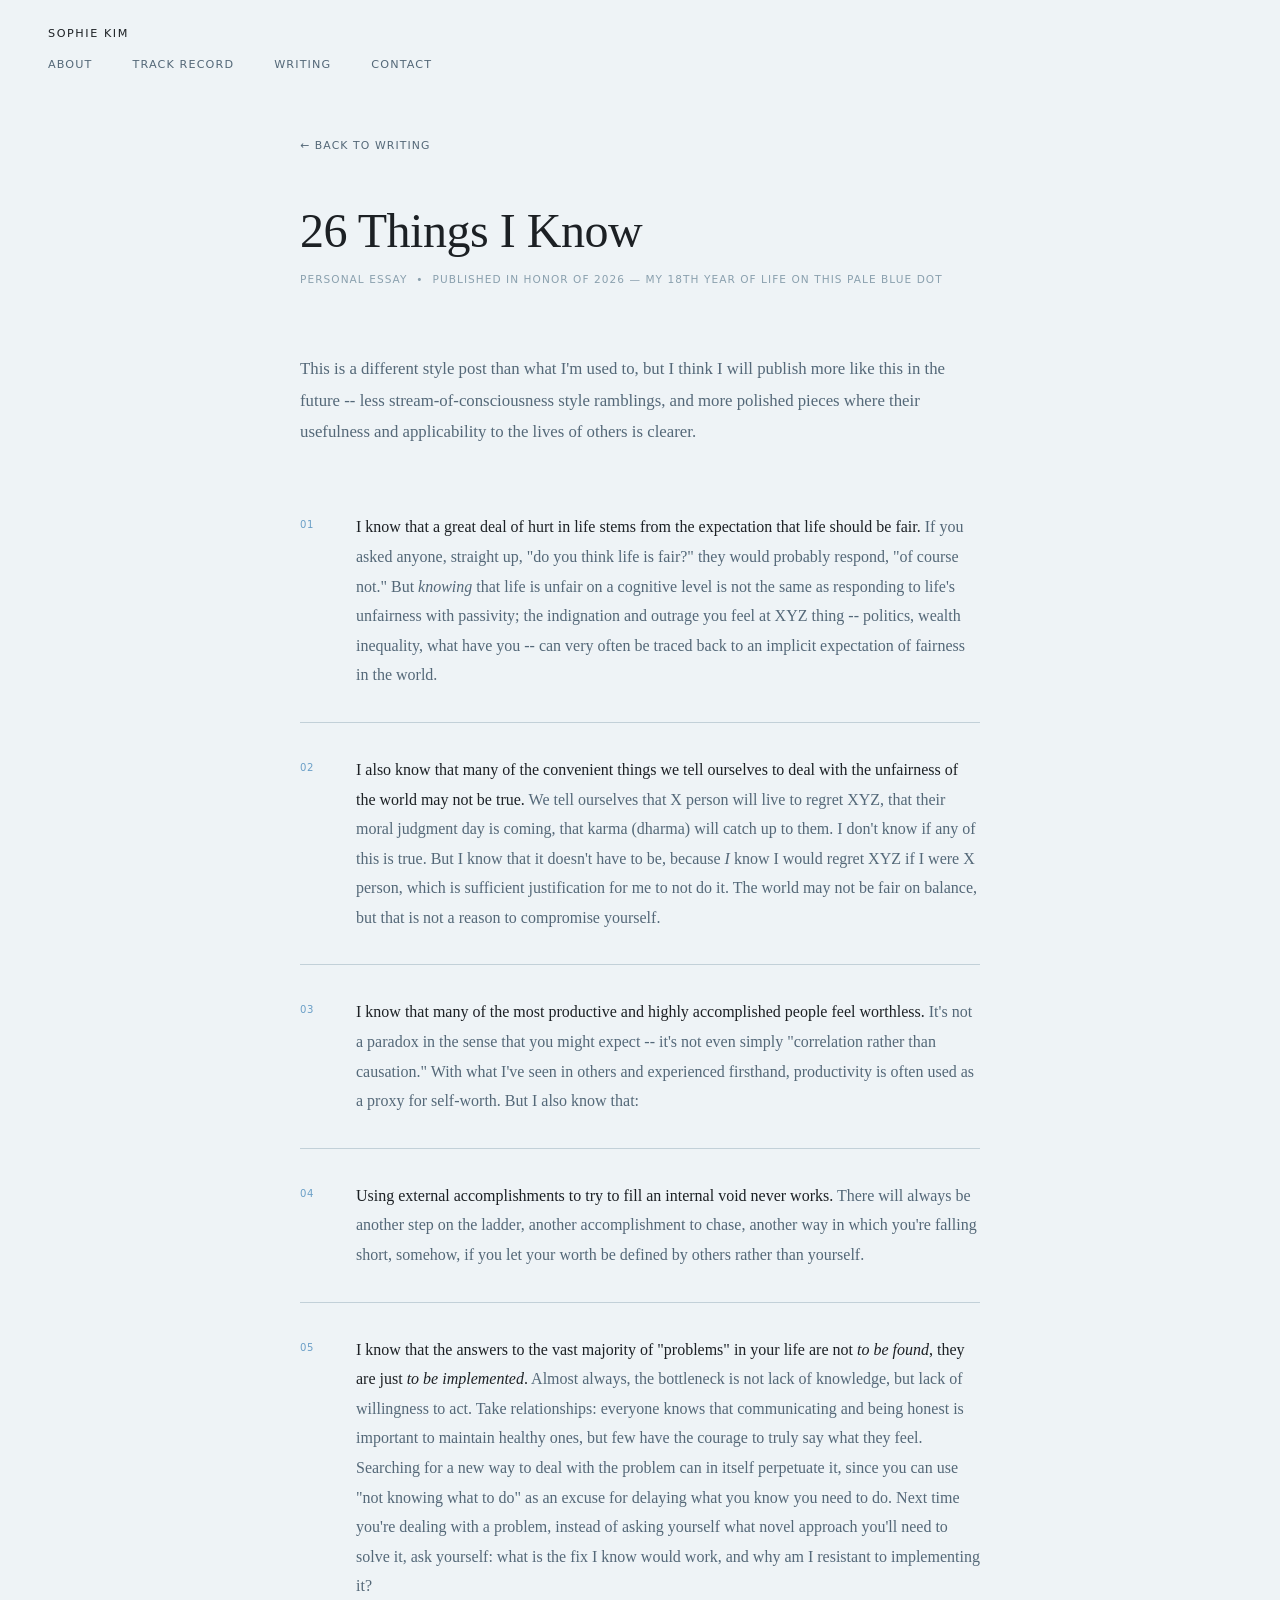
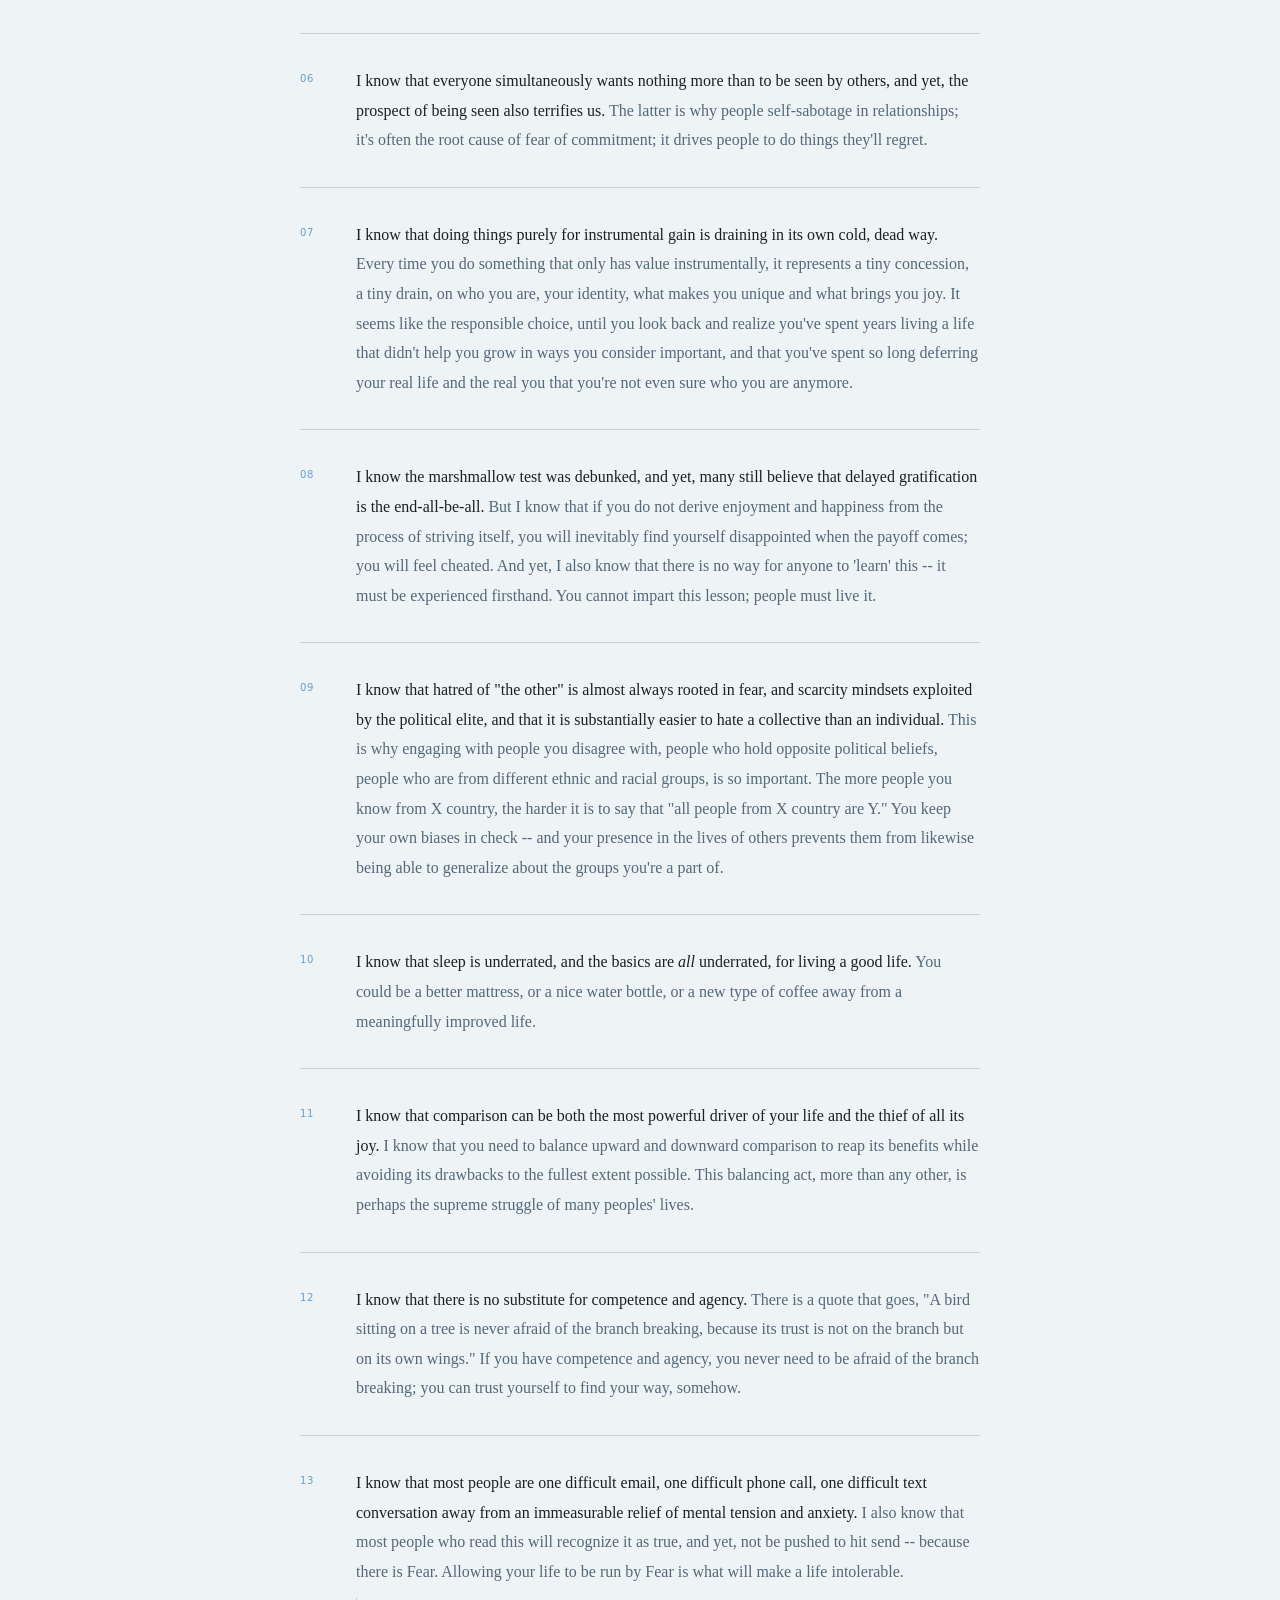
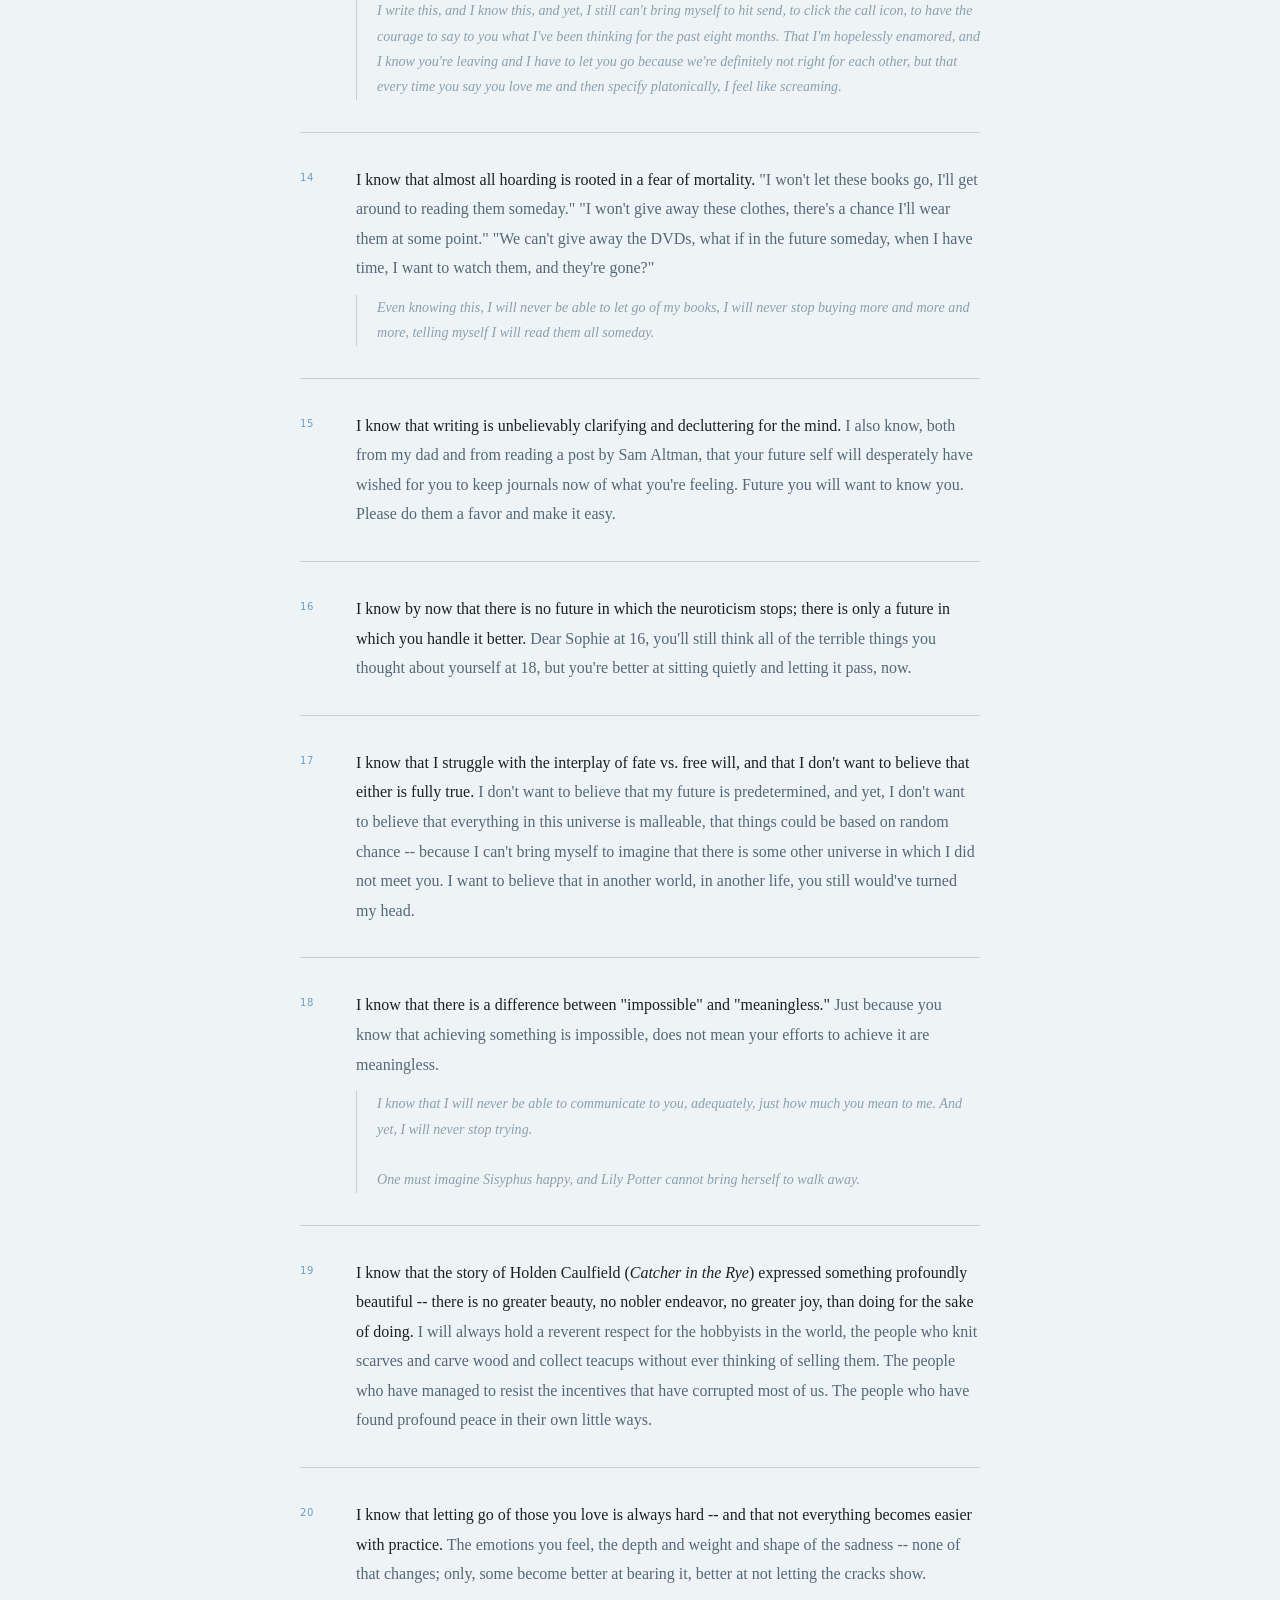
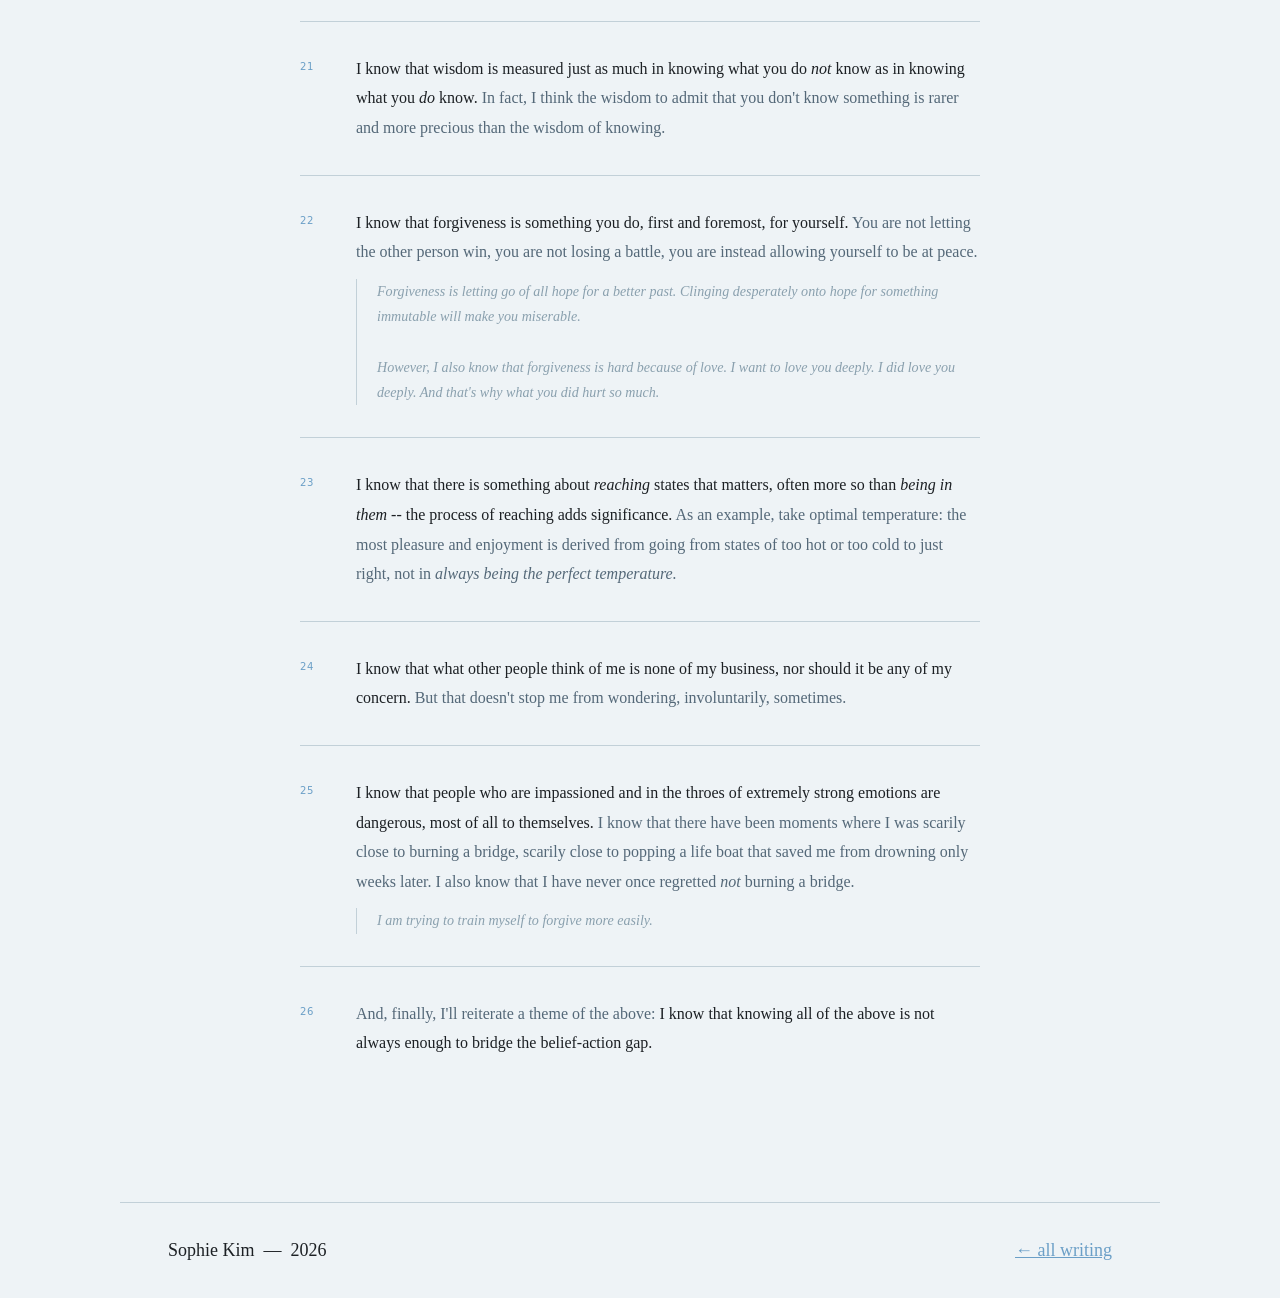
<file: writing/26-things.html>
<!DOCTYPE html>
<html lang="en">
<head>
  <meta charset="UTF-8">
  <meta name="viewport" content="width=device-width, initial-scale=1.0">
  <title>26 Things I Know — Sophie Kim</title>
  <meta name="description" content="Published in honor of 2026, my 18th year of life on this pale blue dot.">
  <link rel="stylesheet" href="../css/style.css">

</head>
<body>

<nav>
  <div class="nav-inner">
    <a href="../index.html" class="nav-home">Sophie Kim</a>
    <ul class="nav-links">
      <li><a href="../index.html#about">About</a></li>
      <li><a href="../index.html#track-record">Track Record</a></li>
      <li><a href="../index.html#writing">Writing</a></li>
      <li><a href="../index.html#contact">Contact</a></li>
    </ul>
  </div>
</nav>

<div class="container">
  <div class="essay-page">

    <div class="essay-page-header">
      <a href="../index.html#writing" class="essay-back">← back to writing</a>
      <h1 class="essay-page-title">26 Things I Know</h1>
      <p class="essay-page-meta">Personal Essay &nbsp;&bull;&nbsp; Published in honor of 2026 — my 18th year of life on this pale blue dot</p>
    </div>

    <div class="essay-body">

      <p>
        This is a different style post than what I'm used to, but I think I will publish more
        like this in the future -- less stream-of-consciousness style ramblings, and more
        polished pieces where their usefulness and applicability to the lives of others is clearer.
      </p>

    </div>

    <ul class="things-list" style="margin-top: 32px;">

      <li>
        <span class="thing-number">01</span>
        <div class="thing-body">
          <p><strong>I know that a great deal of hurt in life stems from the expectation that life should be fair.</strong> If you asked anyone, straight up, "do you think life is fair?" they would probably respond, "of course not." But <em>knowing</em> that life is unfair on a cognitive level is not the same as responding to life's unfairness with passivity; the indignation and outrage you feel at XYZ thing -- politics, wealth inequality, what have you -- can very often be traced back to an implicit expectation of fairness in the world.</p>
        </div>
      </li>

      <li>
        <span class="thing-number">02</span>
        <div class="thing-body">
          <p><strong>I also know that many of the convenient things we tell ourselves to deal with the unfairness of the world may not be true.</strong> We tell ourselves that X person will live to regret XYZ, that their moral judgment day is coming, that karma (dharma) will catch up to them. I don't know if any of this is true. But I know that it doesn't have to be, because <em>I</em> know I would regret XYZ if I were X person, which is sufficient justification for me to not do it. The world may not be fair on balance, but that is not a reason to compromise yourself.</p>
        </div>
      </li>

      <li>
        <span class="thing-number">03</span>
        <div class="thing-body">
          <p><strong>I know that many of the most productive and highly accomplished people feel worthless.</strong> It's not a paradox in the sense that you might expect -- it's not even simply "correlation rather than causation." With what I've seen in others and experienced firsthand, productivity is often used as a proxy for self-worth. But I also know that:</p>
        </div>
      </li>

      <li>
        <span class="thing-number">04</span>
        <div class="thing-body">
          <p><strong>Using external accomplishments to try to fill an internal void never works.</strong> There will always be another step on the ladder, another accomplishment to chase, another way in which you're falling short, somehow, if you let your worth be defined by others rather than yourself.</p>
        </div>
      </li>

      <li>
        <span class="thing-number">05</span>
        <div class="thing-body">
          <p><strong>I know that the answers to the vast majority of "problems" in your life are not <em>to be found</em>, they are just <em>to be implemented</em>.</strong> Almost always, the bottleneck is not lack of knowledge, but lack of willingness to act. Take relationships: everyone knows that communicating and being honest is important to maintain healthy ones, but few have the courage to truly say what they feel. Searching for a new way to deal with the problem can in itself perpetuate it, since you can use "not knowing what to do" as an excuse for delaying what you know you need to do. Next time you're dealing with a problem, instead of asking yourself what novel approach you'll need to solve it, ask yourself: what is the fix I know would work, and why am I resistant to implementing it?</p>
        </div>
      </li>

      <li>
        <span class="thing-number">06</span>
        <div class="thing-body">
          <p><strong>I know that everyone simultaneously wants nothing more than to be seen by others, and yet, the prospect of being seen also terrifies us.</strong> The latter is why people self-sabotage in relationships; it's often the root cause of fear of commitment; it drives people to do things they'll regret.</p>
        </div>
      </li>

      <li>
        <span class="thing-number">07</span>
        <div class="thing-body">
          <p><strong>I know that doing things purely for instrumental gain is draining in its own cold, dead way.</strong> Every time you do something that only has value instrumentally, it represents a tiny concession, a tiny drain, on who you are, your identity, what makes you unique and what brings you joy. It seems like the responsible choice, until you look back and realize you've spent years living a life that didn't help you grow in ways you consider important, and that you've spent so long deferring your real life and the real you that you're not even sure who you are anymore.</p>
        </div>
      </li>

      <li>
        <span class="thing-number">08</span>
        <div class="thing-body">
          <p><strong>I know the marshmallow test was debunked, and yet, many still believe that delayed gratification is the end-all-be-all.</strong> But I know that if you do not derive enjoyment and happiness from the process of striving itself, you will inevitably find yourself disappointed when the payoff comes; you will feel cheated. And yet, I also know that there is no way for anyone to 'learn' this -- it must be experienced firsthand. You cannot impart this lesson; people must live it.</p>
        </div>
      </li>

      <li>
        <span class="thing-number">09</span>
        <div class="thing-body">
          <p><strong>I know that hatred of "the other" is almost always rooted in fear, and scarcity mindsets exploited by the political elite, and that it is substantially easier to hate a collective than an individual.</strong> This is why engaging with people you disagree with, people who hold opposite political beliefs, people who are from different ethnic and racial groups, is so important. The more people you know from X country, the harder it is to say that "all people from X country are Y." You keep your own biases in check -- and your presence in the lives of others prevents them from likewise being able to generalize about the groups you're a part of.</p>
        </div>
      </li>

      <li>
        <span class="thing-number">10</span>
        <div class="thing-body">
          <p><strong>I know that sleep is underrated, and the basics are <em>all</em> underrated, for living a good life.</strong> You could be a better mattress, or a nice water bottle, or a new type of coffee away from a meaningfully improved life.</p>
        </div>
      </li>

      <li>
        <span class="thing-number">11</span>
        <div class="thing-body">
          <p><strong>I know that comparison can be both the most powerful driver of your life and the thief of all its joy.</strong> I know that you need to balance upward and downward comparison to reap its benefits while avoiding its drawbacks to the fullest extent possible. This balancing act, more than any other, is perhaps the supreme struggle of many peoples' lives.</p>
        </div>
      </li>

      <li>
        <span class="thing-number">12</span>
        <div class="thing-body">
          <p><strong>I know that there is no substitute for competence and agency.</strong> There is a quote that goes, "A bird sitting on a tree is never afraid of the branch breaking, because its trust is not on the branch but on its own wings." If you have competence and agency, you never need to be afraid of the branch breaking; you can trust yourself to find your way, somehow.</p>
        </div>
      </li>

      <li>
        <span class="thing-number">13</span>
        <div class="thing-body">
          <p><strong>I know that most people are one difficult email, one difficult phone call, one difficult text conversation away from an immeasurable relief of mental tension and anxiety.</strong> I also know that most people who read this will recognize it as true, and yet, not be pushed to hit send -- because there is Fear. Allowing your life to be run by Fear is what will make a life intolerable.</p>
          <div class="thing-sub">I write this, and I <em>know</em> this, and yet, I still can't bring myself to hit send, to click the call icon, to have the courage to say to you what I've been thinking for the past eight months. That I'm hopelessly enamored, and I know you're leaving and I have to let you go because we're definitely not right for each other, but that every time you say you love me and then specify platonically, I feel like screaming.</div>
        </div>
      </li>

      <li>
        <span class="thing-number">14</span>
        <div class="thing-body">
          <p><strong>I know that almost all hoarding is rooted in a fear of mortality.</strong> "I won't let these books go, I'll get around to reading them someday." "I won't give away these clothes, there's a chance I'll wear them at some point." "We can't give away the DVDs, what if in the future someday, when I have time, I want to watch them, and they're gone?"</p>
          <div class="thing-sub">Even knowing this, I will never be able to let go of my books, I will never stop buying more and more and more, telling myself I will read them all someday.</div>
        </div>
      </li>

      <li>
        <span class="thing-number">15</span>
        <div class="thing-body">
          <p><strong>I know that writing is unbelievably clarifying and decluttering for the mind.</strong> I also know, both from my dad and from reading a post by Sam Altman, that your future self will desperately have wished for you to keep journals now of what you're feeling. Future you will want to know you. Please do them a favor and make it easy.</p>
        </div>
      </li>

      <li>
        <span class="thing-number">16</span>
        <div class="thing-body">
          <p><strong>I know by now that there is no future in which the neuroticism stops; there is only a future in which you handle it better.</strong> Dear Sophie at 16, you'll still think all of the terrible things you thought about yourself at 18, but you're better at sitting quietly and letting it pass, now.</p>
        </div>
      </li>

      <li>
        <span class="thing-number">17</span>
        <div class="thing-body">
          <p><strong>I know that I struggle with the interplay of fate vs. free will, and that I don't want to believe that either is fully true.</strong> I don't want to believe that my future is predetermined, and yet, I don't want to believe that everything in this universe is malleable, that things could be based on random chance -- because I can't bring myself to imagine that there is some other universe in which I did not meet you. I want to believe that in another world, in another life, you still would've turned my head.</p>
        </div>
      </li>

      <li>
        <span class="thing-number">18</span>
        <div class="thing-body">
          <p><strong>I know that there is a difference between "impossible" and "meaningless."</strong> Just because you know that achieving something is impossible, does not mean your efforts to achieve it are meaningless.</p>
          <div class="thing-sub">I know that I will never be able to communicate to you, adequately, just how much you mean to me. And yet, I will never stop trying.<br><br>One must imagine Sisyphus happy, and Lily Potter cannot bring herself to walk away.</div>
        </div>
      </li>

      <li>
        <span class="thing-number">19</span>
        <div class="thing-body">
          <p><strong>I know that the story of Holden Caulfield (<em>Catcher in the Rye</em>) expressed something profoundly beautiful -- there is no greater beauty, no nobler endeavor, no greater joy, than doing for the sake of doing.</strong> I will always hold a reverent respect for the hobbyists in the world, the people who knit scarves and carve wood and collect teacups without ever thinking of selling them. The people who have managed to resist the incentives that have corrupted most of us. The people who have found profound peace in their own little ways.</p>
        </div>
      </li>

      <li>
        <span class="thing-number">20</span>
        <div class="thing-body">
          <p><strong>I know that letting go of those you love is always hard -- and that not everything becomes easier with practice.</strong> The emotions you feel, the depth and weight and shape of the sadness -- none of that changes; only, some become better at bearing it, better at not letting the cracks show.</p>
        </div>
      </li>

      <li>
        <span class="thing-number">21</span>
        <div class="thing-body">
          <p><strong>I know that wisdom is measured just as much in knowing what you do <em>not</em> know as in knowing what you <em>do</em> know.</strong> In fact, I think the wisdom to admit that you don't know something is rarer and more precious than the wisdom of knowing.</p>
        </div>
      </li>

      <li>
        <span class="thing-number">22</span>
        <div class="thing-body">
          <p><strong>I know that forgiveness is something you do, first and foremost, for yourself.</strong> You are not letting the other person win, you are not losing a battle, you are instead allowing yourself to be at peace.</p>
          <div class="thing-sub">Forgiveness is letting go of all hope for a better past. Clinging desperately onto hope for something immutable will make you miserable.<br><br>However, I also know that forgiveness is hard because of love. I want to love you deeply. I <em>did</em> love you deeply. And that's why what you did hurt so much.</div>
        </div>
      </li>

      <li>
        <span class="thing-number">23</span>
        <div class="thing-body">
          <p><strong>I know that there is something about <em>reaching</em> states that matters, often more so than <em>being in them</em> -- the process of reaching adds significance.</strong> As an example, take optimal temperature: the most pleasure and enjoyment is derived from going from states of too hot or too cold to just right, not in <em>always being the perfect temperature.</em></p>
        </div>
      </li>

      <li>
        <span class="thing-number">24</span>
        <div class="thing-body">
          <p><strong>I know that what other people think of me is none of my business, nor should it be any of my concern.</strong> But that doesn't stop me from wondering, involuntarily, sometimes.</p>
        </div>
      </li>

      <li>
        <span class="thing-number">25</span>
        <div class="thing-body">
          <p><strong>I know that people who are impassioned and in the throes of extremely strong emotions are dangerous, most of all to themselves.</strong> I know that there have been moments where I was scarily close to burning a bridge, scarily close to popping a life boat that saved me from drowning only weeks later. I also know that I have never once regretted <em>not</em> burning a bridge.</p>
          <div class="thing-sub">I am trying to train myself to forgive more easily.</div>
        </div>
      </li>

      <li>
        <span class="thing-number">26</span>
        <div class="thing-body">
          <p>And, finally, I'll reiterate a theme of the above: <strong>I know that knowing all of the above is not always enough to bridge the belief-action gap.</strong></p>
        </div>
      </li>

    </ul>

  </div>
</div>

<footer>
  <div class="footer-inner">
    <span class="footer-text">Sophie Kim &nbsp;&mdash;&nbsp; 2026</span>
    <a href="../index.html#writing" class="footer-text" style="color: var(--accent);">← all writing</a>
  </div>
</footer>

<script src="../js/main.js"></script>
</body>
</html>
</file>
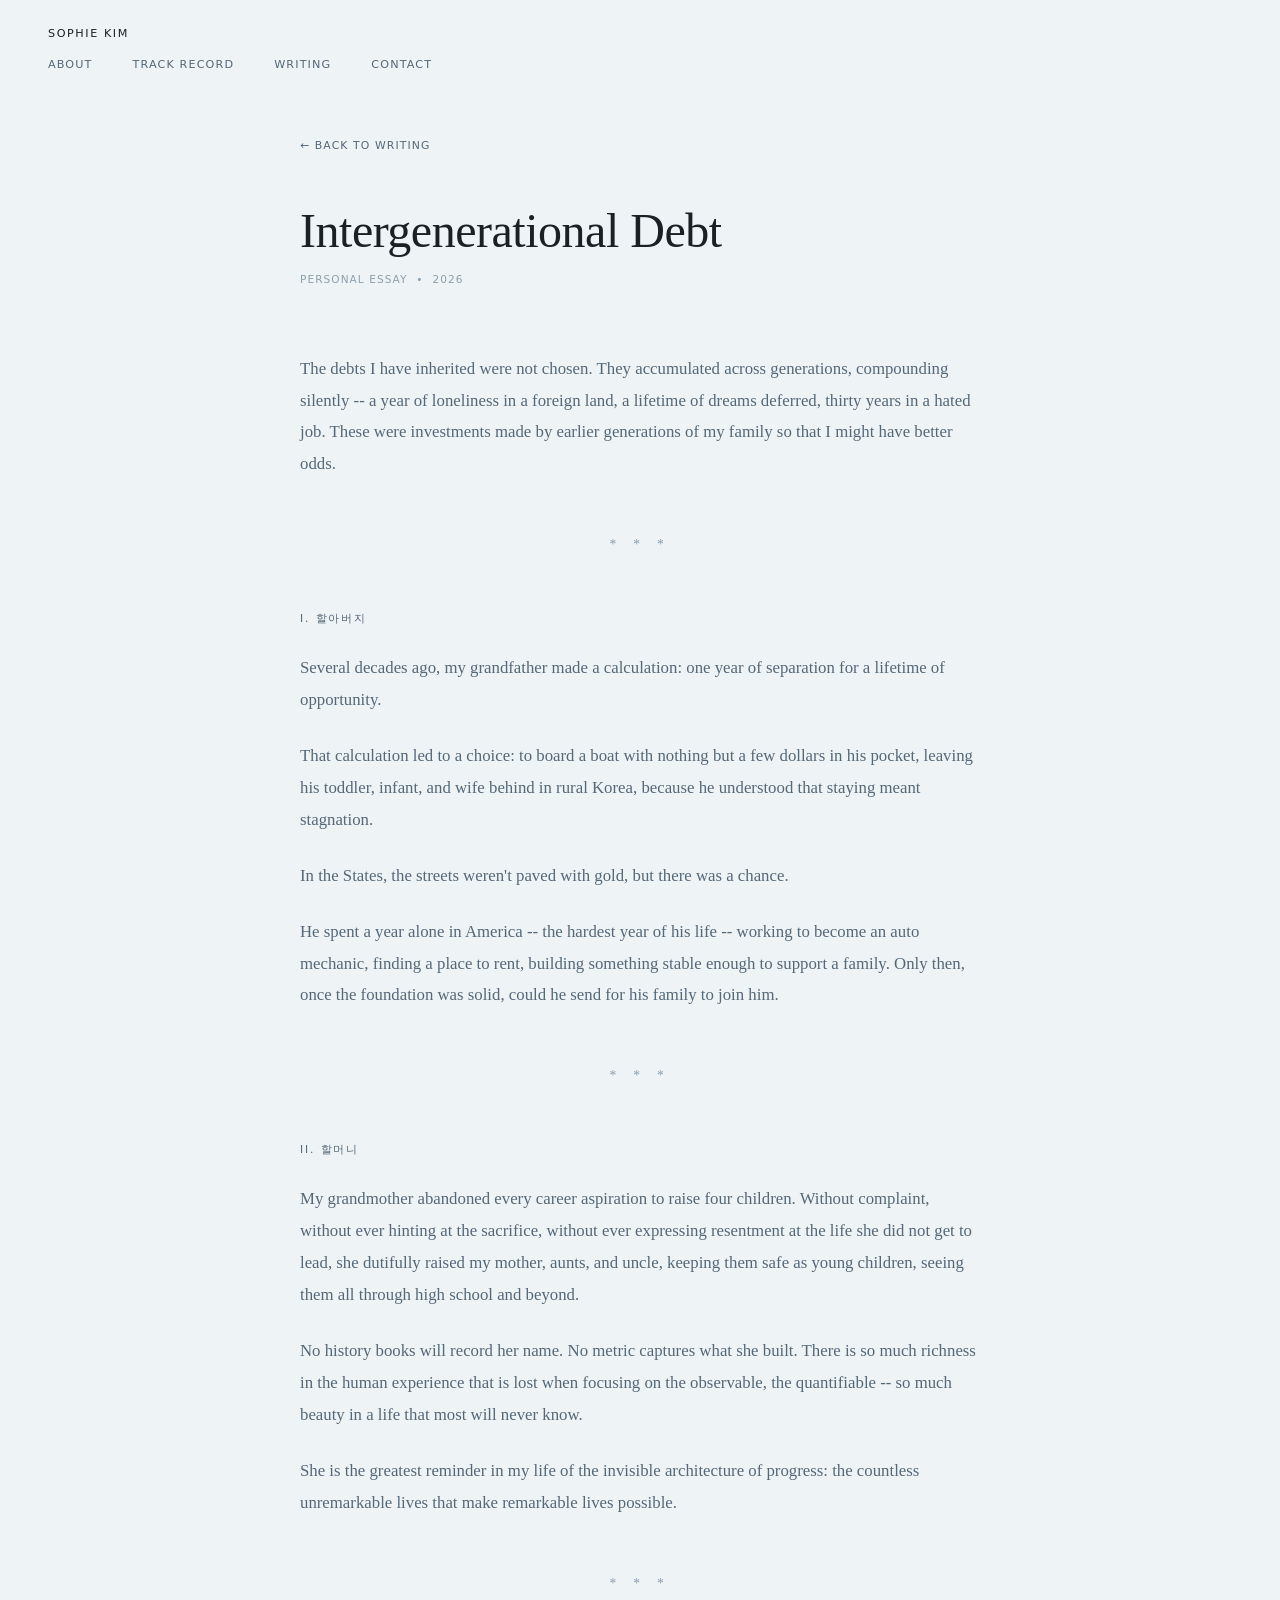
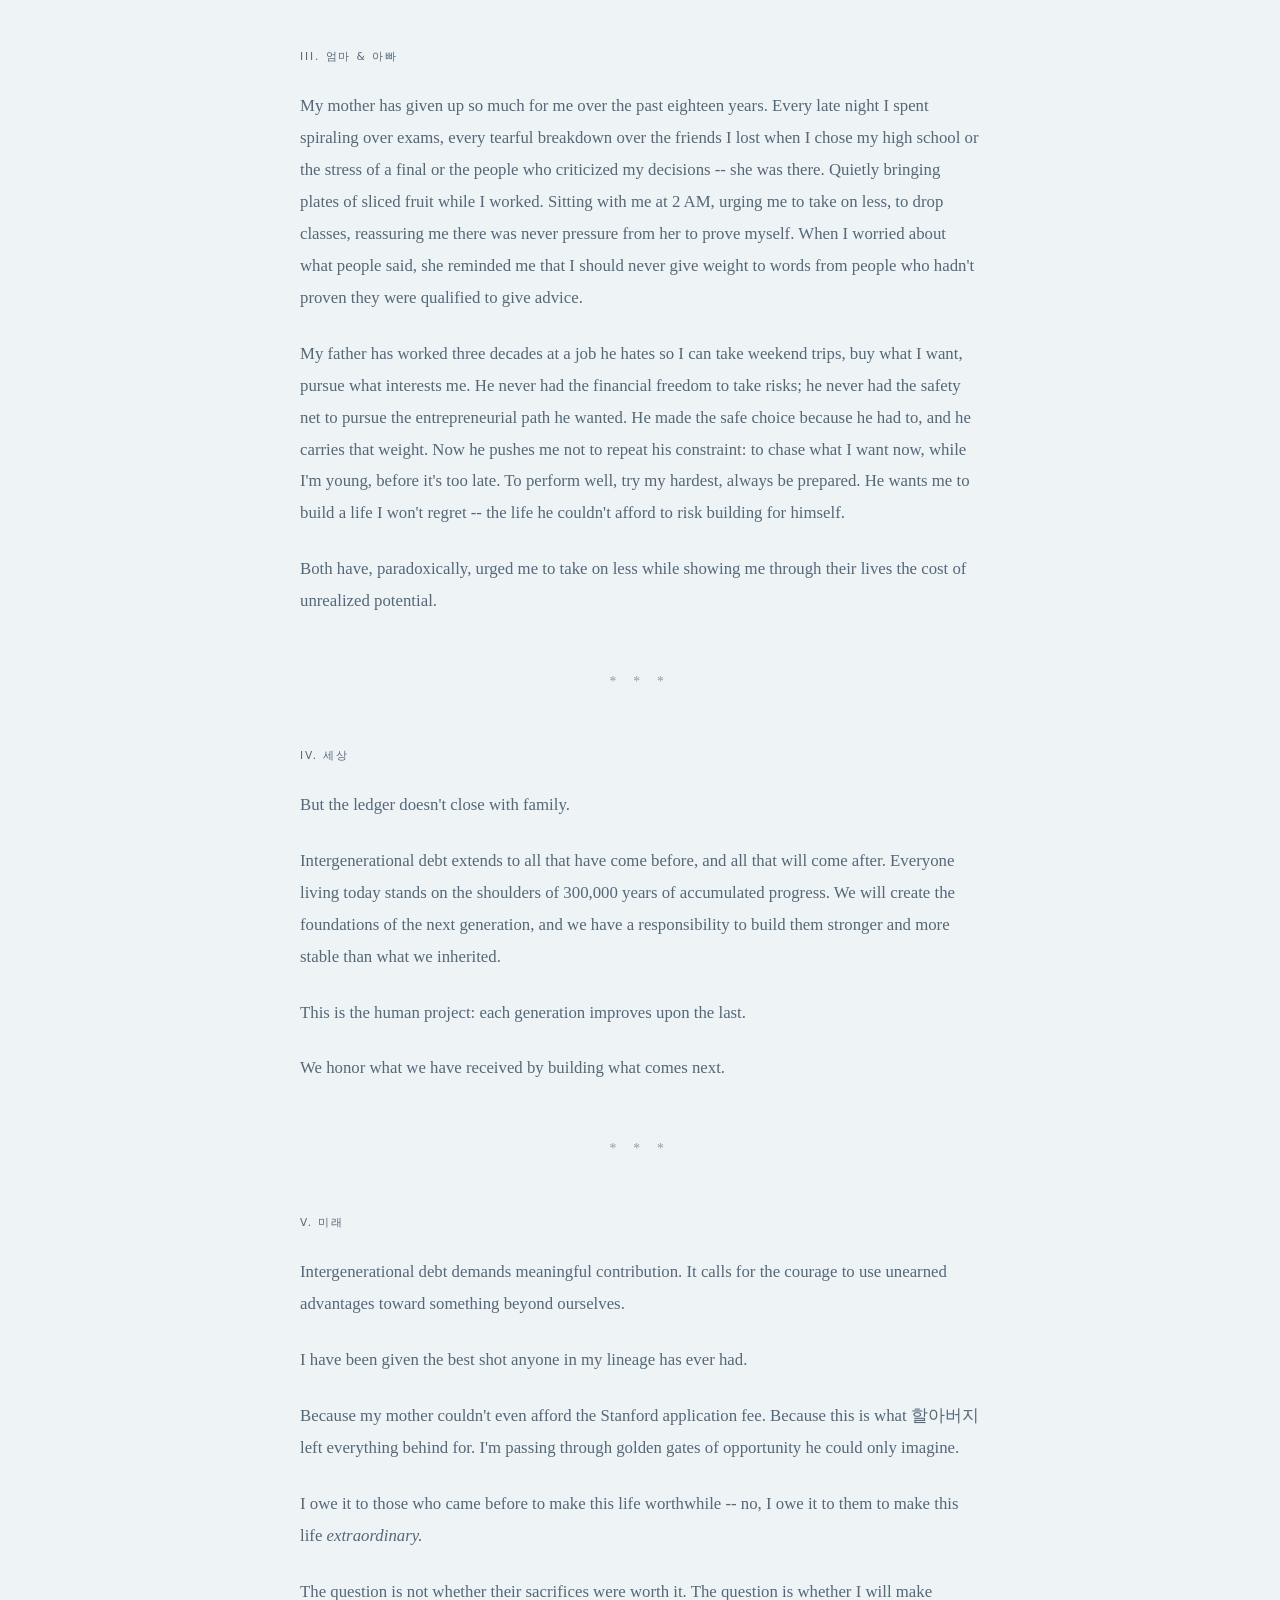
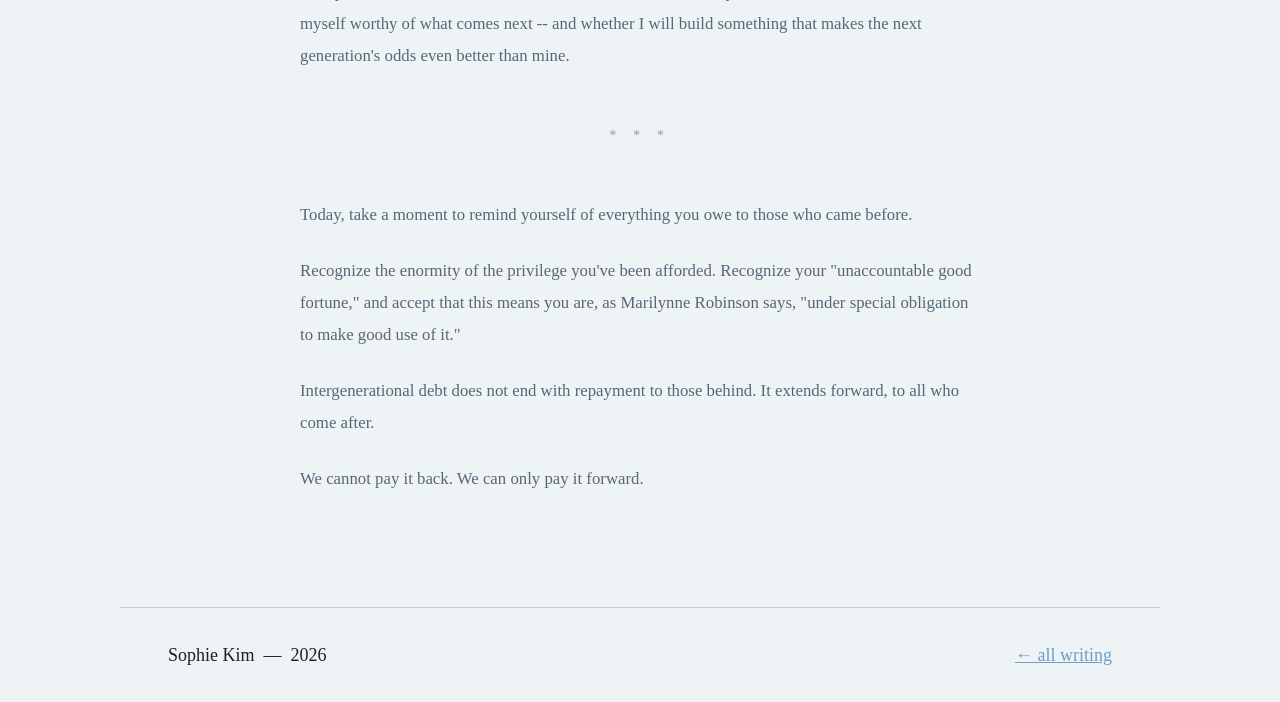
<file: writing/intergenerational-debt.html>
<!DOCTYPE html>
<html lang="en">
<head>
  <meta charset="UTF-8">
  <meta name="viewport" content="width=device-width, initial-scale=1.0">
  <title>Intergenerational Debt — Sophie Kim</title>
  <meta name="description" content="On the debts we inherit and the obligation to pay them forward. My grandfather boarded a boat with nothing. I've been given the best shot anyone in my lineage has ever had.">
  <link rel="stylesheet" href="../css/style.css">
</head>
<body>

<nav>
  <div class="nav-inner">
    <a href="../index.html" class="nav-home">Sophie Kim</a>
    <ul class="nav-links">
      <li><a href="../index.html#about">About</a></li>
      <li><a href="../index.html#track-record">Track Record</a></li>
      <li><a href="../index.html#writing">Writing</a></li>
      <li><a href="../index.html#contact">Contact</a></li>
    </ul>
  </div>
</nav>

<div class="container">
  <div class="essay-page">

    <div class="essay-page-header">
      <a href="../index.html#writing" class="essay-back">← back to writing</a>
      <h1 class="essay-page-title">Intergenerational Debt</h1>
      <p class="essay-page-meta">Personal Essay &nbsp;&bull;&nbsp; 2026</p>
    </div>

    <div class="essay-body">

      <p>
        The debts I have inherited were not chosen. They accumulated across generations,
        compounding silently -- a year of loneliness in a foreign land, a lifetime of dreams
        deferred, thirty years in a hated job. These were investments made by earlier
        generations of my family so that I might have better odds.
      </p>

      <hr class="section-break">

      <h3>I. 할아버지</h3>

      <p>
        Several decades ago, my grandfather made a calculation: one year of separation for a
        lifetime of opportunity.
      </p>

      <p>
        That calculation led to a choice: to board a boat with nothing but a few dollars in his
        pocket, leaving his toddler, infant, and wife behind in rural Korea, because he
        understood that staying meant stagnation.
      </p>

      <p>In the States, the streets weren't paved with gold, but there was a chance.</p>

      <p>
        He spent a year alone in America -- the hardest year of his life -- working to become an
        auto mechanic, finding a place to rent, building something stable enough to support a
        family. Only then, once the foundation was solid, could he send for his family to join him.
      </p>

      <hr class="section-break">

      <h3>II. 할머니</h3>

      <p>
        My grandmother abandoned every career aspiration to raise four children. Without
        complaint, without ever hinting at the sacrifice, without ever expressing resentment at the
        life she did not get to lead, she dutifully raised my mother, aunts, and uncle, keeping
        them safe as young children, seeing them all through high school and beyond.
      </p>

      <p>
        No history books will record her name. No metric captures what she built. There is so
        much richness in the human experience that is lost when focusing on the observable, the
        quantifiable -- so much beauty in a life that most will never know.
      </p>

      <p>
        She is the greatest reminder in my life of the invisible architecture of progress: the
        countless unremarkable lives that make remarkable lives possible.
      </p>

      <hr class="section-break">

      <h3>III. 엄마 &amp; 아빠</h3>

      <p>
        My mother has given up so much for me over the past eighteen years. Every late night I
        spent spiraling over exams, every tearful breakdown over the friends I lost when I chose
        my high school or the stress of a final or the people who criticized my decisions -- she
        was there. Quietly bringing plates of sliced fruit while I worked. Sitting with me at 2 AM,
        urging me to take on less, to drop classes, reassuring me there was never pressure from
        her to prove myself. When I worried about what people said, she reminded me that I
        should never give weight to words from people who hadn't proven they were qualified
        to give advice.
      </p>

      <p>
        My father has worked three decades at a job he hates so I can take weekend trips, buy
        what I want, pursue what interests me. He never had the financial freedom to take risks;
        he never had the safety net to pursue the entrepreneurial path he wanted. He made the
        safe choice because he had to, and he carries that weight. Now he pushes me not to
        repeat his constraint: to chase what I want now, while I'm young, before it's too late. To
        perform well, try my hardest, always be prepared. He wants me to build a life I won't
        regret -- the life he couldn't afford to risk building for himself.
      </p>

      <p>
        Both have, paradoxically, urged me to take on less while showing me through their lives
        the cost of unrealized potential.
      </p>

      <hr class="section-break">

      <h3>IV. 세상</h3>

      <p>But the ledger doesn't close with family.</p>

      <p>
        Intergenerational debt extends to all that have come before, and all that will come after.
        Everyone living today stands on the shoulders of 300,000 years of accumulated
        progress. We will create the foundations of the next generation, and we have a
        responsibility to build them stronger and more stable than what we inherited.
      </p>

      <p>This is the human project: each generation improves upon the last.</p>

      <p>We honor what we have received by building what comes next.</p>

      <hr class="section-break">

      <h3>V. 미래</h3>

      <p>Intergenerational debt demands meaningful contribution. It calls for the courage to use unearned advantages toward something beyond ourselves.</p>

      <p>I have been given the best shot anyone in my lineage has ever had.</p>

      <p>
        Because my mother couldn't even afford the Stanford application fee. Because this is
        what 할아버지 left everything behind for. I'm passing through golden gates of
        opportunity he could only imagine.
      </p>

      <p>
        I owe it to those who came before to make this life worthwhile -- no, I owe it to them to
        make this life <em>extraordinary.</em>
      </p>

      <p>
        The question is not whether their sacrifices were worth it. The question is whether I will
        make myself worthy of what comes next -- and whether I will build something that makes
        the next generation's odds even better than mine.
      </p>

      <hr class="section-break">

      <p>
        Today, take a moment to remind yourself of everything you owe to those who came
        before.
      </p>

      <p>
        Recognize the enormity of the privilege you've been afforded. Recognize your
        "unaccountable good fortune," and accept that this means you are, as Marilynne
        Robinson says, "under special obligation to make good use of it."
      </p>

      <p>
        Intergenerational debt does not end with repayment to those behind. It extends forward,
        to all who come after.
      </p>

      <p>We cannot pay it back. We can only pay it forward.</p>

    </div>
  </div>
</div>

<footer>
  <div class="footer-inner">
    <span class="footer-text">Sophie Kim &nbsp;&mdash;&nbsp; 2026</span>
    <a href="../index.html#writing" class="footer-text" style="color: var(--accent);">← all writing</a>
  </div>
</footer>

<script src="../js/main.js"></script>
</body>
</html>
</file>
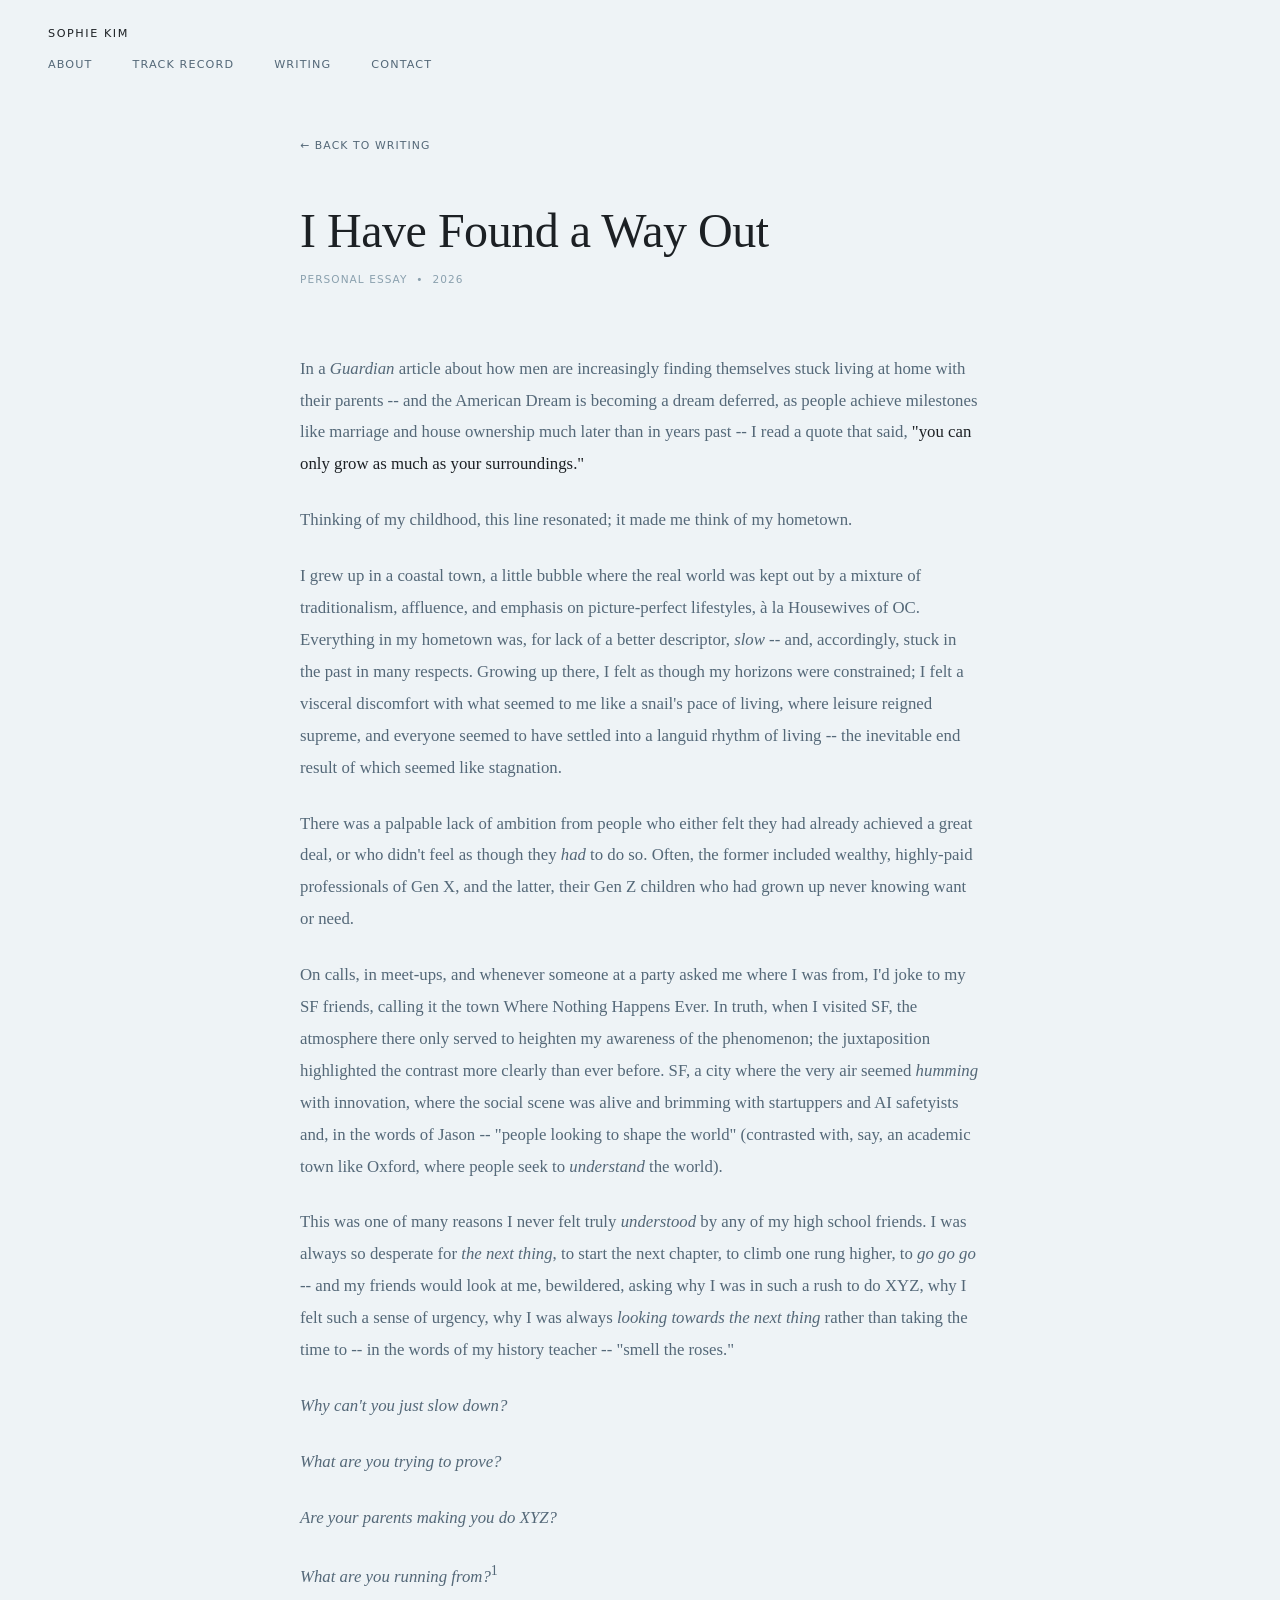
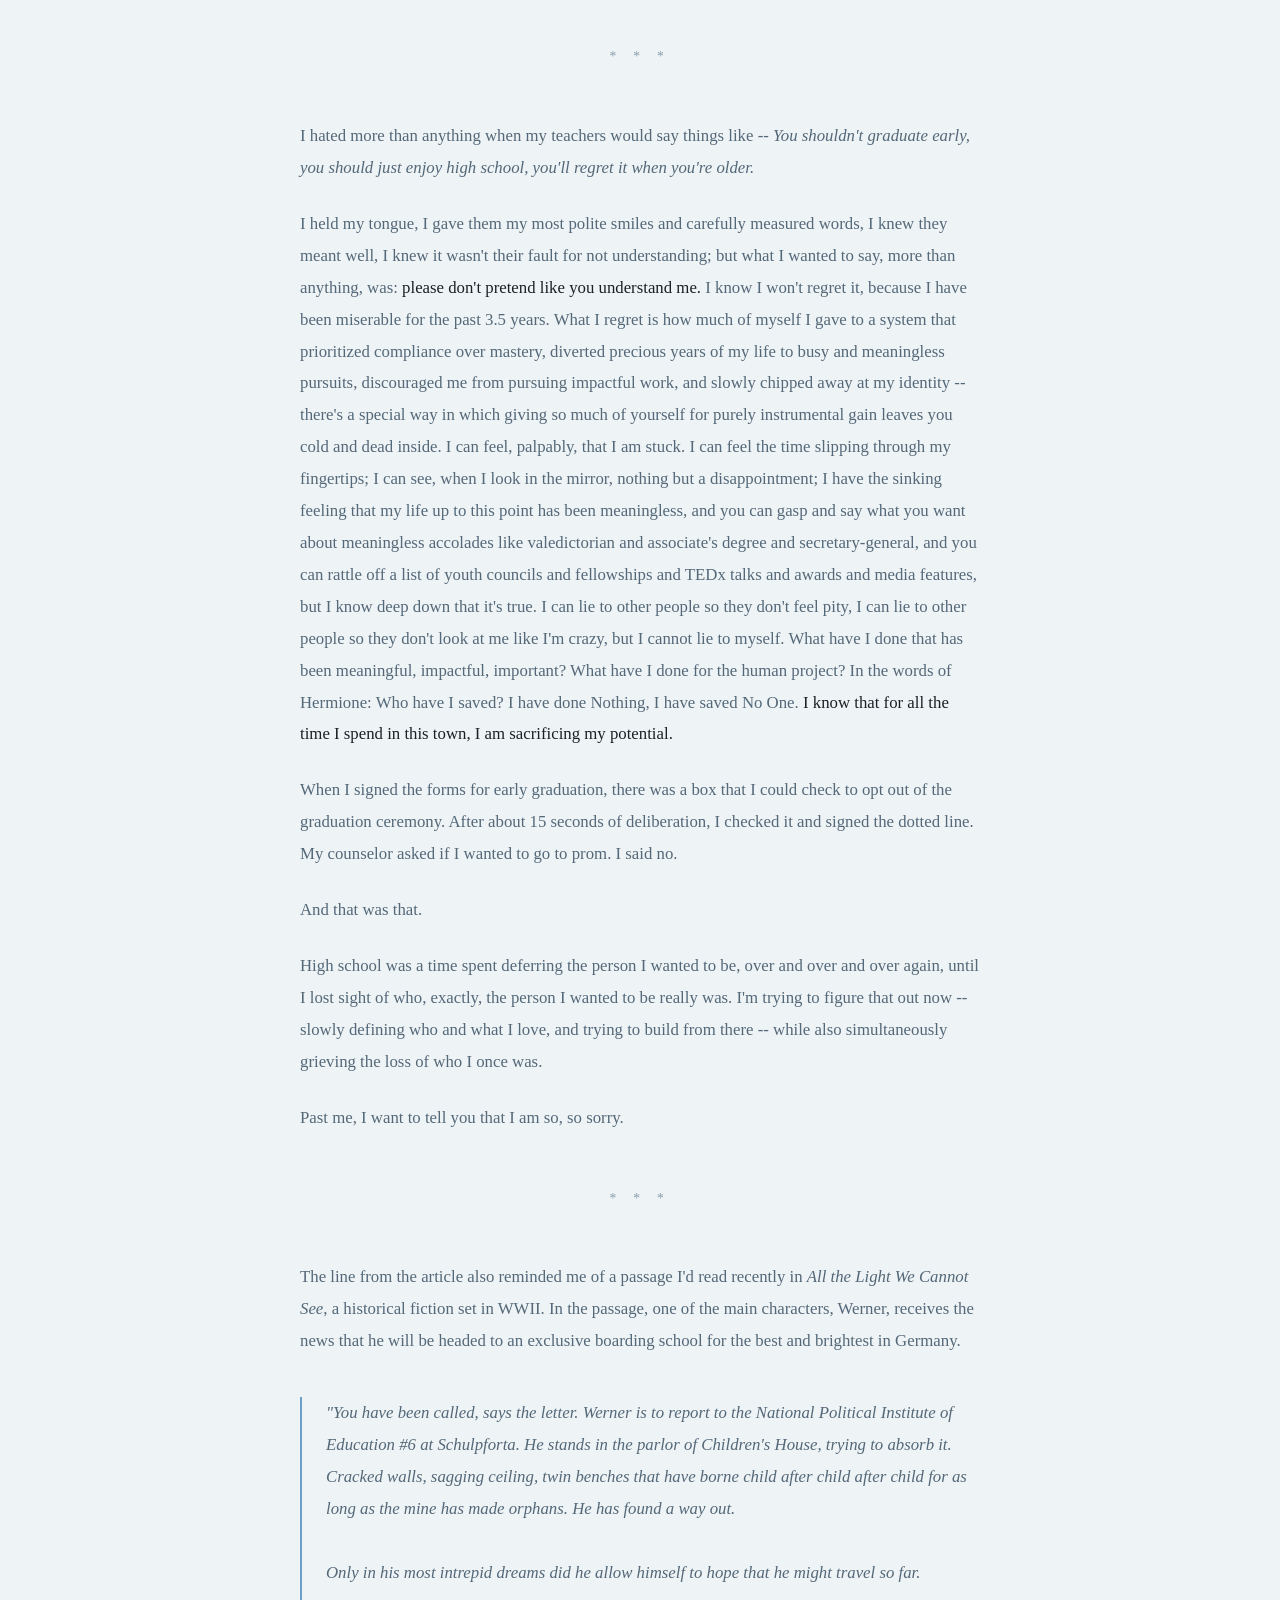
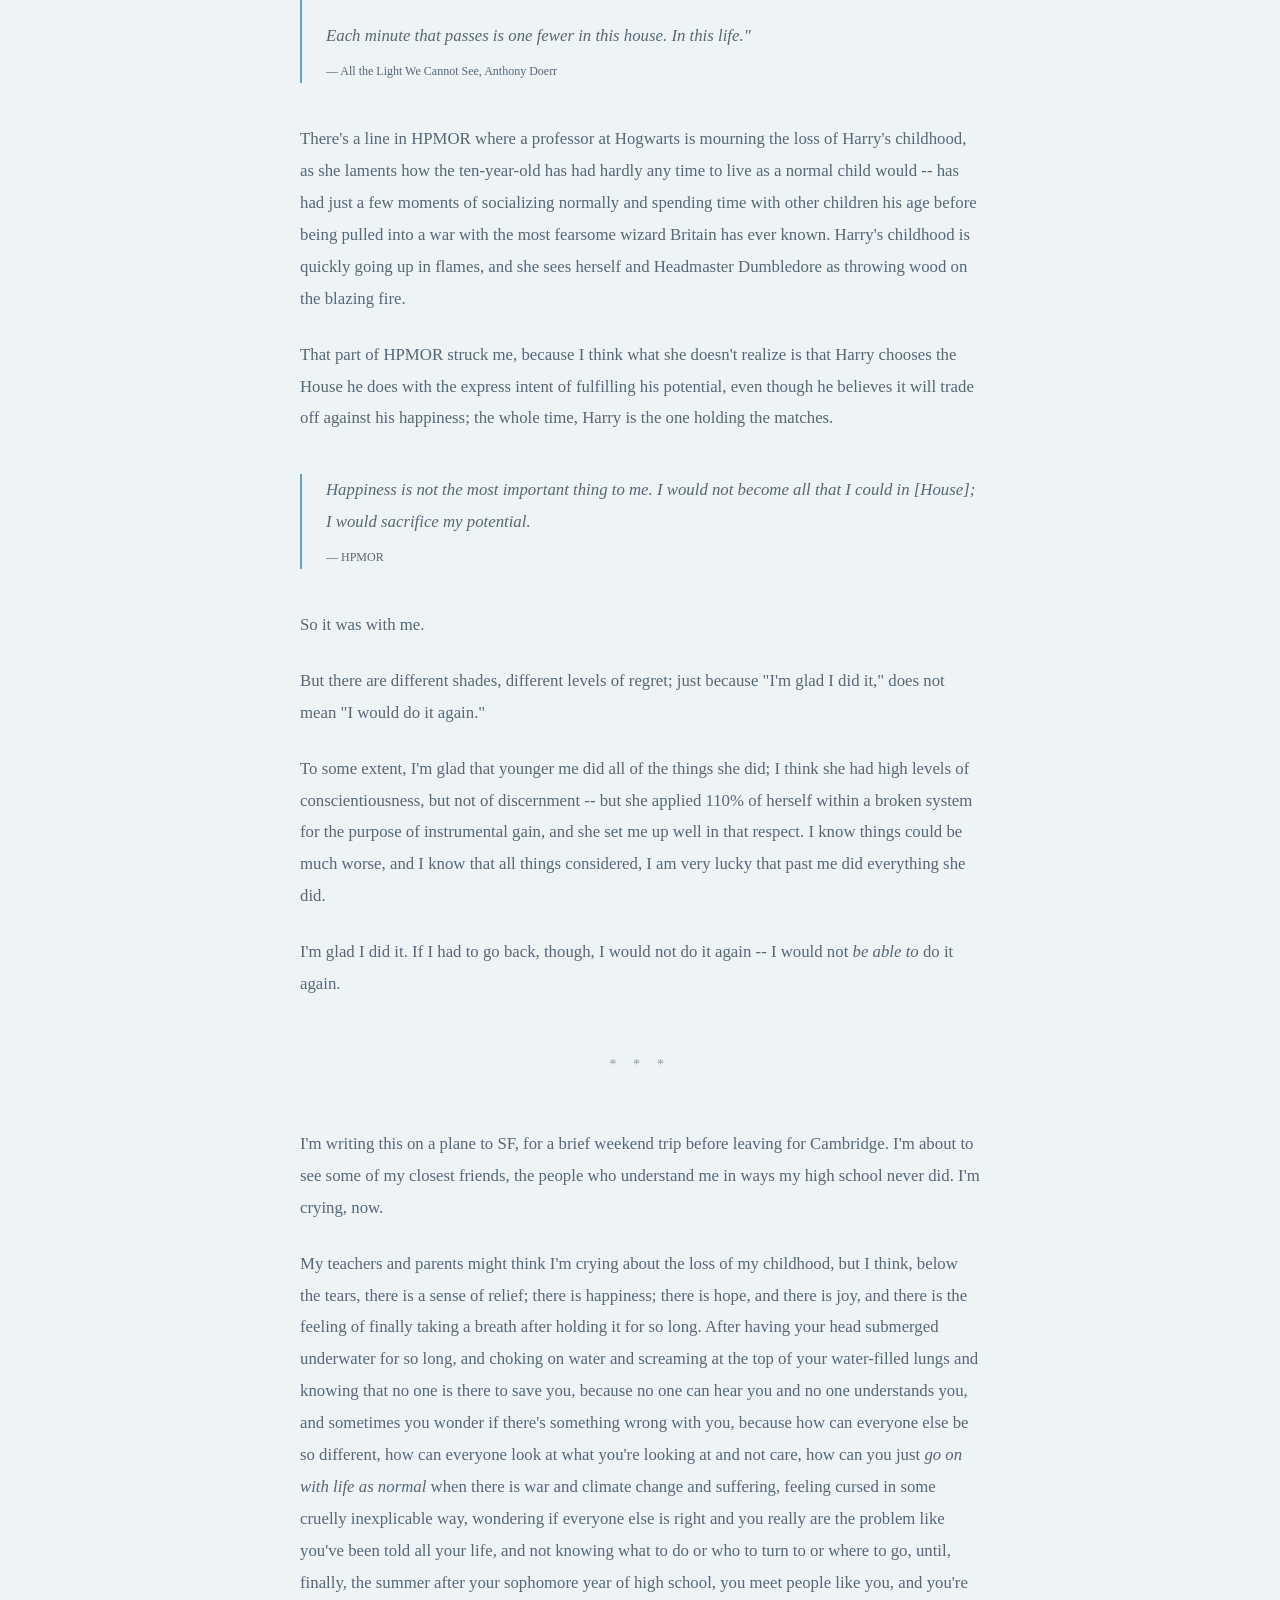
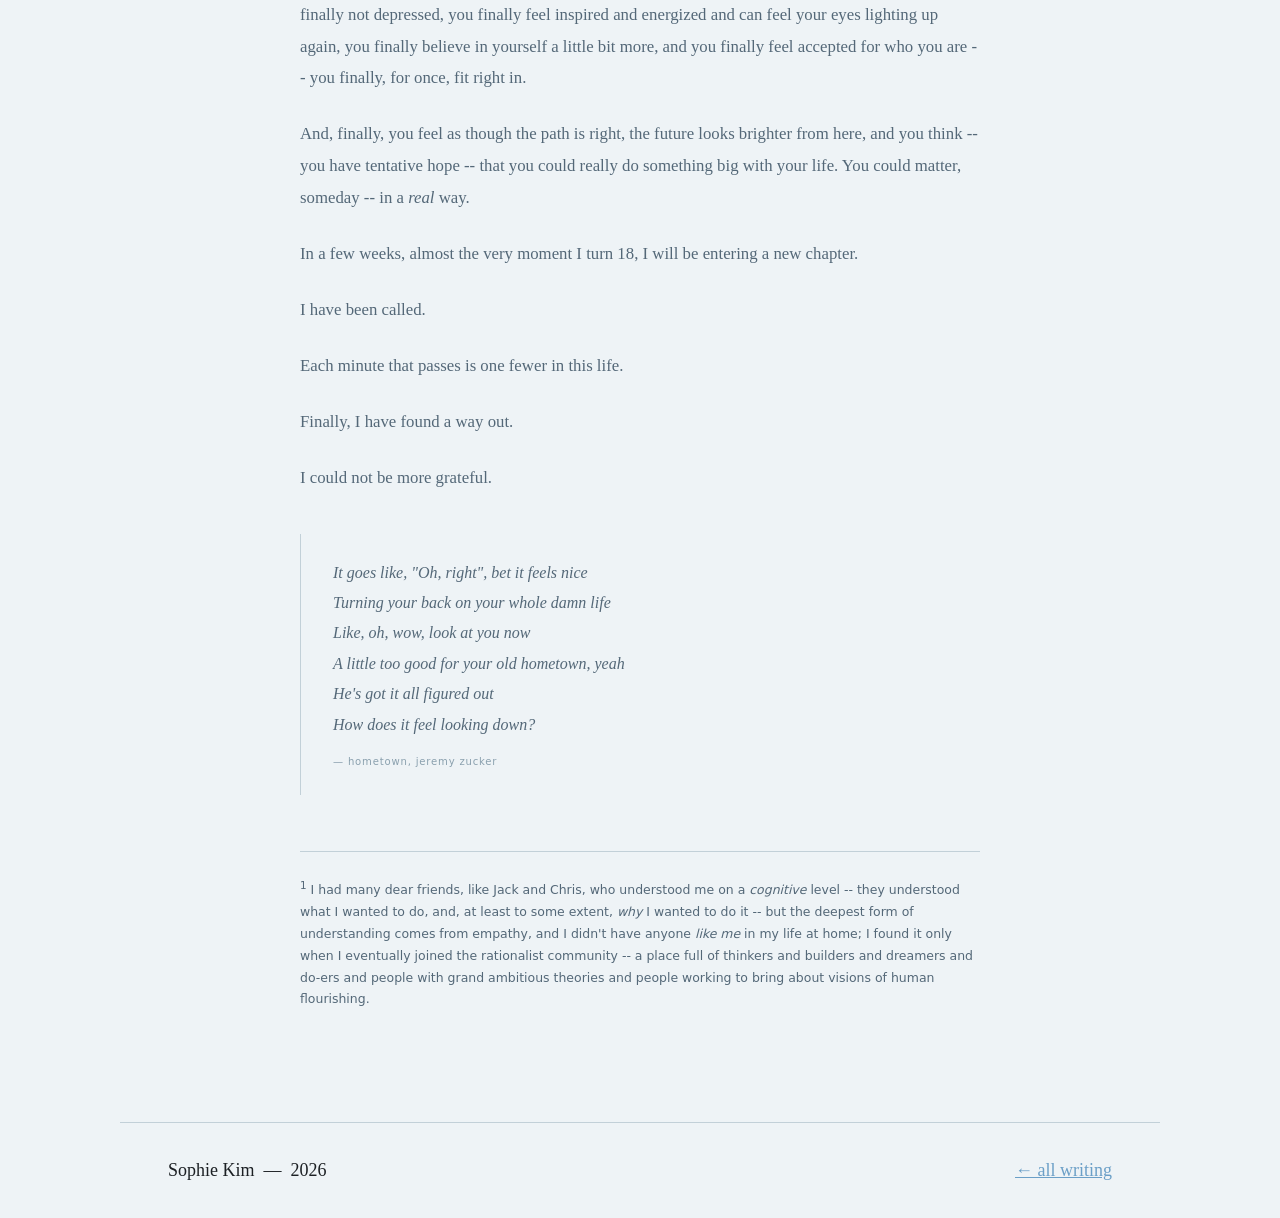
<file: writing/way-out.html>
<!DOCTYPE html>
<html lang="en">
<head>
  <meta charset="UTF-8">
  <meta name="viewport" content="width=device-width, initial-scale=1.0">
  <title>I Have Found a Way Out — Sophie Kim</title>
  <meta name="description" content="On growing up in a bubble, the urgency of the next thing, and finally -- finally -- finding a way out.">
  <link rel="stylesheet" href="../css/style.css">
</head>
<body>

<nav>
  <div class="nav-inner">
    <a href="../index.html" class="nav-home">Sophie Kim</a>
    <ul class="nav-links">
      <li><a href="../index.html#about">About</a></li>
      <li><a href="../index.html#track-record">Track Record</a></li>
      <li><a href="../index.html#writing">Writing</a></li>
      <li><a href="../index.html#contact">Contact</a></li>
    </ul>
  </div>
</nav>

<div class="container">
  <div class="essay-page">

    <div class="essay-page-header">
      <a href="../index.html#writing" class="essay-back">← back to writing</a>
      <h1 class="essay-page-title">I Have Found a Way Out</h1>
      <p class="essay-page-meta">Personal Essay &nbsp;&bull;&nbsp; 2026</p>
    </div>

    <div class="essay-body">

      <p>
        In a <em>Guardian</em> article about how men are increasingly finding themselves stuck living at home
        with their parents -- and the American Dream is becoming a dream deferred, as people achieve
        milestones like marriage and house ownership much later than in years past -- I read a quote
        that said, <strong>"you can only grow as much as your surroundings."</strong>
      </p>

      <p>Thinking of my childhood, this line resonated; it made me think of my hometown.</p>

      <p>
        I grew up in a coastal town, a little bubble where the real world was kept out by a mixture of
        traditionalism, affluence, and emphasis on picture-perfect lifestyles, à la Housewives of OC.
        Everything in my hometown was, for lack of a better descriptor, <em>slow</em> -- and, accordingly, stuck in
        the past in many respects. Growing up there, I felt as though my horizons were constrained; I
        felt a visceral discomfort with what seemed to me like a snail's pace of living, where leisure
        reigned supreme, and everyone seemed to have settled into a languid rhythm of living -- the
        inevitable end result of which seemed like stagnation.
      </p>

      <p>
        There was a palpable lack of ambition from people who either felt they had already achieved a
        great deal, or who didn't feel as though they <em>had</em> to do so. Often, the former included wealthy,
        highly-paid professionals of Gen X, and the latter, their Gen Z children who had grown up never
        knowing want or need.
      </p>

      <p>
        On calls, in meet-ups, and whenever someone at a party asked me where I was from, I'd joke to
        my SF friends, calling it the town Where Nothing Happens Ever. In truth, when I visited SF, the
        atmosphere there only served to heighten my awareness of the phenomenon; the juxtaposition
        highlighted the contrast more clearly than ever before. SF, a city where the very air seemed
        <em>humming</em> with innovation, where the social scene was alive and brimming with startuppers and
        AI safetyists and, in the words of Jason -- "people looking to shape the world" (contrasted with,
        say, an academic town like Oxford, where people seek to <em>understand</em> the world).
      </p>

      <p>
        This was one of many reasons I never felt truly <em>understood</em> by any of my high school friends. I
        was always so desperate for <em>the next thing</em>, to start the next chapter, to climb one rung higher, to
        <em>go go go</em> -- and my friends would look at me, bewildered, asking why I was in such a rush to do
        XYZ, why I felt such a sense of urgency, why I was always <em>looking towards the next thing</em> rather
        than taking the time to -- in the words of my history teacher -- "smell the roses."
      </p>

      <p><em>Why can't you just slow down?</em></p>
      <p><em>What are you trying to prove?</em></p>
      <p><em>Are your parents making you do XYZ?</em></p>
      <p><em>What are you running from?</em><sup>1</sup></p>

      <hr class="section-break">

      <p>
        I hated more than anything when my teachers would say things like -- <em>You shouldn't graduate
        early, you should just enjoy high school, you'll regret it when you're older.</em>
      </p>

      <p>
        I held my tongue, I gave them my most polite smiles and carefully measured words, I knew they
        meant well, I knew it wasn't their fault for not understanding; but what I wanted to say, more than
        anything, was: <strong>please don't pretend like you understand me.</strong> I know I won't regret it, because
        I have been miserable for the past 3.5 years. What I regret is how much of myself I gave to a
        system that prioritized compliance over mastery, diverted precious years of my life to busy and
        meaningless pursuits, discouraged me from pursuing impactful work, and slowly chipped away
        at my identity -- there's a special way in which giving so much of yourself for purely instrumental
        gain leaves you cold and dead inside. I can feel, palpably, that I am stuck. I can feel the time
        slipping through my fingertips; I can see, when I look in the mirror, nothing but a disappointment;
        I have the sinking feeling that my life up to this point has been meaningless, and you can gasp
        and say what you want about meaningless accolades like valedictorian and associate's degree
        and secretary-general, and you can rattle off a list of youth councils and fellowships and TEDx
        talks and awards and media features, but I know deep down that it's true. I can lie to other
        people so they don't feel pity, I can lie to other people so they don't look at me like I'm crazy, but
        I cannot lie to myself. What have I done that has been meaningful, impactful, important? What
        have I done for the human project? In the words of Hermione: Who have I saved? I have done
        Nothing, I have saved No One. <strong>I know that for all the time I spend in this town, I am
        sacrificing my potential.</strong>
      </p>

      <p>
        When I signed the forms for early graduation, there was a box that I could check to opt out of
        the graduation ceremony. After about 15 seconds of deliberation, I checked it and signed the
        dotted line. My counselor asked if I wanted to go to prom. I said no.
      </p>

      <p>And that was that.</p>

      <p>
        High school was a time spent deferring the person I wanted to be, over and over and over
        again, until I lost sight of who, exactly, the person I wanted to be really was. I'm trying to figure
        that out now -- slowly defining who and what I love, and trying to build from there -- while also
        simultaneously grieving the loss of who I once was.
      </p>

      <p>Past me, I want to tell you that I am so, so sorry.</p>

      <hr class="section-break">

      <p>
        The line from the article also reminded me of a passage I'd read recently in <em>All the Light We
        Cannot See</em>, a historical fiction set in WWII. In the passage, one of the main characters, Werner,
        receives the news that he will be headed to an exclusive boarding school for the best and
        brightest in Germany.
      </p>

      <blockquote>
        "You have been called, says the letter. Werner is to report to the National Political Institute of
        Education #6 at Schulpforta. He stands in the parlor of Children's House, trying to absorb it.
        Cracked walls, sagging ceiling, twin benches that have borne child after child after child for as
        long as the mine has made orphans. <em>He has found a way out.</em><br><br>
        Only in his most intrepid dreams did he allow himself to hope that he might travel so far.<br><br>
        Each minute that passes is one fewer in this house. In this life."
        <br><span style="font-family: var(--mono); font-size: 12px; color: var(--text-dim); font-style: normal; margin-top: 8px; display: block;">— All the Light We Cannot See, Anthony Doerr</span>
      </blockquote>

      <p>
        There's a line in HPMOR where a professor at Hogwarts is mourning the loss of Harry's
        childhood, as she laments how the ten-year-old has had hardly any time to live as a normal
        child would -- has had just a few moments of socializing normally and spending time with other
        children his age before being pulled into a war with the most fearsome wizard Britain has ever
        known. Harry's childhood is quickly going up in flames, and she sees herself and Headmaster
        Dumbledore as throwing wood on the blazing fire.
      </p>

      <p>
        That part of HPMOR struck me, because I think what she doesn't realize is that Harry chooses
        the House he does with the express intent of fulfilling his potential, even though he believes it
        will trade off against his happiness; the whole time, Harry is the one holding the matches.
      </p>

      <blockquote>
        <em>Happiness is not the most important thing to me. I would not become all that I could in [House]; I
        would sacrifice my potential.</em>
        <span style="font-family: var(--mono); font-size: 12px; color: var(--text-dim); font-style: normal; margin-top: 8px; display: block;">— HPMOR</span>
      </blockquote>

      <p>So it was with me.</p>

      <p>
        But there are different shades, different levels of regret; just because "I'm glad I did it," does not
        mean "I would do it again."
      </p>

      <p>
        To some extent, I'm glad that younger me did all of the things she did; I think she had high levels
        of conscientiousness, but not of discernment -- but she applied 110% of herself within a broken
        system for the purpose of instrumental gain, and she set me up well in that respect. I know
        things could be much worse, and I know that all things considered, I am very lucky that past me
        did everything she did.
      </p>

      <p>I'm glad I did it. If I had to go back, though, I would not do it again -- I would not <em>be able to</em> do it again.</p>

      <hr class="section-break">

      <p>
        I'm writing this on a plane to SF, for a brief weekend trip before leaving for Cambridge.
        I'm about to see some of my closest friends, the people who understand me in ways my
        high school never did. I'm crying, now.
      </p>

      <p>
        My teachers and parents might think I'm crying about the loss of my childhood, but I think, below
        the tears, there is a sense of relief; there is happiness; there is hope, and there is joy, and there
        is the feeling of finally taking a breath after holding it for so long. After having your head
        submerged underwater for so long, and choking on water and screaming at the top of your
        water-filled lungs and knowing that no one is there to save you, because no one can hear you
        and no one understands you, and sometimes you wonder if there's something wrong with you,
        because how can everyone else be so different, how can everyone look at what you're looking
        at and not care, how can you just <em>go on with life as normal</em> when there is war and climate
        change and suffering, feeling cursed in some cruelly inexplicable way, wondering if everyone
        else is right and you really are the problem like you've been told all your life, and not knowing
        what to do or who to turn to or where to go, until, finally, the summer after your sophomore year
        of high school, you meet people like you, and you're finally not depressed, you finally feel
        inspired and energized and can feel your eyes lighting up again, you finally believe in yourself a
        little bit more, and you finally feel accepted for who you are -- you finally, for once, fit right in.
      </p>

      <p>
        And, finally, you feel as though the path is right, the future looks brighter from here, and you
        think -- you have tentative hope -- that you could really do something big with your life. You could
        matter, someday -- in a <em>real</em> way.
      </p>

      <p>In a few weeks, almost the very moment I turn 18, I will be entering a new chapter.</p>

      <p>I have been called.</p>

      <p>Each minute that passes is one fewer in this life.</p>

      <p>Finally, I have found a way out.</p>

      <p>I could not be more grateful.</p>

      <div class="lyric">
        It goes like, "Oh, right", bet it feels nice<br>
        Turning your back on your whole damn life<br>
        Like, oh, wow, look at you now<br>
        A little too good for your old hometown, yeah<br>
        He's got it all figured out<br>
        How does it feel looking down?
        <span class="lyric-attr">— hometown, jeremy zucker</span>
      </div>

      <div class="footnote">
        <sup>1</sup> I had many dear friends, like Jack and Chris, who understood me on a <em>cognitive</em> level -- they
        understood what I wanted to do, and, at least to some extent, <em>why</em> I wanted to do it -- but the
        deepest form of understanding comes from empathy, and I didn't have anyone <em>like me</em> in my life
        at home; I found it only when I eventually joined the rationalist community -- a place full of
        thinkers and builders and dreamers and do-ers and people with grand ambitious theories and
        people working to bring about visions of human flourishing.
      </div>

    </div>
  </div>
</div>

<footer>
  <div class="footer-inner">
    <span class="footer-text">Sophie Kim &nbsp;&mdash;&nbsp; 2026</span>
    <a href="../index.html#writing" class="footer-text" style="color: var(--accent);">← all writing</a>
  </div>
</footer>

<script src="../js/main.js"></script>
</body>
</html>
</file>
<file: css/sophie.css>
@charset "UTF-8";
/* ==============================================
   SOPHIE KIM - Editorial / Newspaper
   Warm newsprint - Georgia serif - Rules & ornaments
   ============================================== */

*, *::before, *::after {
  box-sizing: border-box;
  margin: 0;
  padding: 0;
}

:root {
  --bg:       #eef3f6;  /* pale misty sky - nearly white blue */
  --bg-off:   #e3ecf1;  /* slightly deeper mist */
  --bg-dark:  #1c2024;  /* charcoal rocks */
  --text:     #1c2024;  /* dark charcoal */
  --muted:    #546878;  /* mid atmospheric blue-grey */
  --dim:      #8aa0ae;  /* hazy light grey */
  --accent:   #1e3a8a;  /* deep navy/royal blue */
  --border:   #c2d0d8;  /* pale blue-grey border */

  --serif: Georgia, 'Times New Roman', serif;
  --sans:  system-ui, -apple-system, 'Segoe UI', Helvetica, sans-serif;

  --max-w: 1040px;
}

html { scroll-behavior: smooth; }

body {
  background: var(--bg);
  color: var(--text);
  font-family: var(--serif);
  font-size: 18px;
  line-height: 1.7;
  -webkit-font-smoothing: antialiased;
  overflow-x: hidden;
}

/* ==================== NAV ==================== */

nav {
  position: fixed;
  top: 0; left: 0; right: 0;
  z-index: 100;
  display: flex;
  align-items: center;
  justify-content: space-between;
  padding: 1rem 3rem;
  transition: background 0.3s, border-color 0.3s;
}

nav.scrolled {
  background: rgba(238, 243, 246, 0.96);
  backdrop-filter: blur(8px);
  -webkit-backdrop-filter: blur(8px);
  border-bottom: 1px solid var(--border);
}

.nav-home {
  font-family: var(--sans);
  font-size: 0.7rem;
  letter-spacing: 0.14em;
  text-transform: uppercase;
  color: var(--text);
  text-decoration: none;
}

.nav-links {
  display: flex;
  gap: 2.5rem;
  list-style: none;
}

.nav-links a {
  font-family: var(--sans);
  font-size: 0.7rem;
  letter-spacing: 0.1em;
  text-transform: uppercase;
  color: var(--muted);
  text-decoration: none;
  transition: color 0.2s;
}

.nav-links a:hover { color: var(--text); }

/* ==================== MASTHEAD ==================== */

.masthead {
  padding-top: 4.5rem;
  background: var(--bg);
}

.masthead-accent-band {
  width: 100%;
  height: 5px;
  background: var(--accent);
}

.masthead-inner {
  max-width: var(--max-w);
  margin: 0 auto;
  padding: 0 3rem;
  text-align: center;
}

.masthead-rule {
  width: 100%;
}

.masthead-rule--thick {
  height: 3px;
  background: var(--text);
  margin: 1.5rem 0 0;
}

.masthead-rule--thin {
  height: 1px;
  background: var(--text);
  margin: 0.6rem 0;
}

.masthead-name {
  font-family: 'IM Fell DW Pica', Georgia, serif;
  font-weight: 400;
  font-style: normal;
  font-size: clamp(3.75rem, 10vw, 8rem);
  letter-spacing: 0.02em;
  line-height: 1;
  color: var(--text);
  padding: 0.5rem 0;
}

.masthead-sub {
  font-family: 'Special Elite', Georgia, serif;
  font-style: normal;
  font-size: 1rem;
  color: var(--muted);
  letter-spacing: 0.04em;
  padding: 0.25rem 0;
}

.masthead-kicker {
  font-family: var(--sans);
  font-size: 0.67rem;
  letter-spacing: 0.2em;
  text-transform: uppercase;
  color: var(--muted);
  display: block;
  padding: 0.9rem 0 1.5rem;
}

/* ==================== PAINTING ==================== */

.editorial-painting {
  position: relative;
  height: 58vh;
  min-height: 340px;
  overflow: hidden;
}

.editorial-painting img {
  width: 100%;
  height: 100%;
  object-fit: cover;
  object-position: center 28%;
  display: block;
}

.editorial-painting::after {
  content: '';
  position: absolute;
  bottom: 0;
  left: 0;
  right: 0;
  height: 55%;
  background: linear-gradient(to bottom, transparent, var(--bg));
  pointer-events: none;
}

.editorial-painting-credit {
  position: absolute;
  bottom: 1.25rem;
  right: 2rem;
  font-family: var(--sans);
  font-size: 0.58rem;
  letter-spacing: 0.1em;
  text-transform: uppercase;
  color: rgba(255, 255, 255, 0.5);
  z-index: 1;
}

/* ==================== DECK ==================== */

.deck {
  position: relative;
  border-bottom: 1px solid var(--border);
  background: var(--bg);
}

.deck-inner {
  max-width: var(--max-w);
  margin: 0 auto;
  padding: 3.5rem 3rem;
}

.deck-headline-row {
  text-align: center;
  margin-bottom: 2rem;
}

.deck-tagline {
  font-family: var(--serif);
  font-style: italic;
  font-size: clamp(1.4rem, 3vw, 2.1rem);
  line-height: 1.3;
  color: var(--text);
}

.deck-rule {
  width: 100%;
  height: 1px;
  background: var(--border);
  margin-bottom: 2.5rem;
}

.deck-columns {
  display: grid;
  grid-template-columns: 1fr 1px 1fr;
  gap: 3.5rem;
  align-items: start;
}

.deck-col-rule {
  background: var(--border);
  align-self: stretch;
}

.deck-lede {
  font-family: var(--serif);
  font-size: 0.97rem;
  line-height: 1.85;
  color: var(--muted);
  margin-bottom: 1rem;
}

.deck-lede:last-child { margin-bottom: 0; }

.deck-col-stats {
  display: grid;
  grid-template-columns: 1fr 1fr;
  gap: 1rem 2rem;
}

.deck-stat {
  display: flex;
  align-items: baseline;
  gap: 0.65rem;
}

.stat-n {
  font-family: var(--serif);
  font-size: 1.75rem;
  font-weight: 400;
  color: var(--text);
  line-height: 1;
  flex-shrink: 0;
}

.stat-l {
  font-family: var(--sans);
  font-size: 0.6rem;
  letter-spacing: 0.07em;
  text-transform: uppercase;
  color: var(--dim);
  line-height: 1.4;
}

/* ==================== FEATURED ESSAY ==================== */

.featured {
  background: var(--text);
  border-bottom: 4px solid var(--accent);
}

.featured-inner {
  max-width: var(--max-w);
  margin: 0 auto;
  padding: 5rem 3rem;
}

.featured-label-row {
  display: flex;
  align-items: center;
  gap: 1.25rem;
  margin-bottom: 3rem;
}

.featured-label-line {
  flex: 1;
  height: 1px;
  background: rgba(238, 243, 246, 0.2);
}

.featured-label {
  font-family: var(--sans);
  font-size: 0.65rem;
  letter-spacing: 0.22em;
  text-transform: uppercase;
  color: var(--accent);
  white-space: nowrap;
}

.featured-link {
  display: block;
  text-decoration: none;
  color: inherit;
  transition: opacity 0.25s;
}

.featured-link:hover { opacity: 0.82; }

.featured-title {
  font-family: var(--serif);
  font-weight: 400;
  font-style: italic;
  font-size: clamp(2.75rem, 7.5vw, 6rem);
  color: var(--bg);
  line-height: 1.06;
  letter-spacing: -0.01em;
  margin-bottom: 2.5rem;
}

.featured-pull-wrap {
  display: flex;
  gap: 1rem;
  align-items: flex-start;
  max-width: 660px;
  margin-bottom: 2.5rem;
}

.featured-pull-deco {
  font-family: var(--serif);
  font-size: 4rem;
  line-height: 0.75;
  color: var(--accent);
  flex-shrink: 0;
  margin-top: 0.2rem;
}

.featured-pull {
  font-family: var(--serif);
  font-style: italic;
  font-size: 1rem;
  line-height: 1.85;
  color: rgba(238, 243, 246, 0.6);
  border: none;
  padding: 0;
}

.featured-cta {
  font-family: var(--sans);
  font-size: 0.68rem;
  letter-spacing: 0.16em;
  text-transform: uppercase;
  color: var(--accent);
  display: block;
}

/* ==================== ORNAMENT ==================== */

.section-ornament {
  display: flex;
  align-items: center;
  gap: 1.25rem;
  padding: 2.5rem 0;
}

.ornament-line {
  flex: 1;
  height: 1px;
  background: var(--border);
}

.ornament-sym {
  font-size: 1.1rem;
  color: var(--accent);
  flex-shrink: 0;
}

/* ==================== SECTION STRUCTURE ==================== */

.section-inner {
  max-width: var(--max-w);
  margin: 0 auto;
  padding: 0 3rem 5rem;
}

.section-bar {
  font-family: var(--sans);
  font-size: 0.63rem;
  letter-spacing: 0.22em;
  text-transform: uppercase;
  color: var(--bg);
  background: var(--text);
  display: inline-block;
  padding: 0.3rem 0.75rem;
  margin-bottom: 2.5rem;
}

/* ==================== ABOUT ==================== */

.about-section {
}

.about-grid {
  display: grid;
  grid-template-columns: 1fr 300px;
  gap: 5rem;
  align-items: start;
}

.about-body p {
  font-family: var(--serif);
  font-size: 1rem;
  line-height: 1.9;
  color: var(--muted);
  margin-bottom: 1.25rem;
}

.about-body p:last-child { margin-bottom: 0; }

.about-drop-cap::first-letter {
  font-size: 3.5rem;
  line-height: 0.8;
  float: left;
  margin: 0.1em 0.1em 0 0;
  color: var(--text);
  font-weight: 400;
}

.about-body strong { color: var(--text); font-weight: 500; }

.about-body a {
  color: var(--text);
  text-decoration: none;
  border-bottom: 1px solid var(--dim);
  transition: border-color 0.2s;
}

.about-body a:hover { border-color: var(--accent); }

.about-pull-col {
  padding-top: 0.25rem;
}

.about-pull {
  margin-bottom: 2rem;
}

.about-pull-rule {
  width: 100%;
  height: 2px;
  background: var(--accent);
  margin-bottom: 1.25rem;
}

.about-pull-rule + .about-pull-rule,
.about-pull-source + .about-pull-rule {
  margin-bottom: 0;
  margin-top: 1.25rem;
}

.about-pull-mark {
  font-family: var(--serif);
  font-size: 2.5rem;
  line-height: 0.8;
  color: var(--accent);
  margin-bottom: 0.5rem;
}

.about-pull-text {
  font-family: var(--serif);
  font-style: italic;
  font-size: 1rem;
  line-height: 1.7;
  color: var(--text);
  margin-bottom: 0.75rem;
}

.about-pull-source {
  font-family: var(--sans);
  font-size: 0.63rem;
  letter-spacing: 0.1em;
  text-transform: uppercase;
  color: var(--dim);
  margin-bottom: 1rem;
}

.about-credentials {
  padding-top: 1.25rem;
}

.about-credential {
  font-family: var(--sans);
  font-size: 0.7rem;
  letter-spacing: 0.04em;
  color: var(--muted);
  line-height: 1.7;
}

/* ==================== WORK / TRACK RECORD ==================== */

.work-section {
}

.work-intro {
  font-family: var(--serif);
  font-style: italic;
  font-size: 1.1rem;
  color: var(--muted);
  margin-bottom: 3.5rem;
  line-height: 1.6;
}

.act {
  display: grid;
  grid-template-columns: repeat(auto-fill, minmax(270px, 1fr));
  gap: 1rem;
  padding-bottom: 3rem;
  margin-bottom: 3rem;
  border-bottom: 1px solid var(--border);
}

.act--last {
  padding-bottom: 0;
  margin-bottom: 0;
  border-bottom: none;
}

.act-header {
  grid-column: 1 / -1;
  display: flex;
  align-items: baseline;
  gap: 1.25rem;
  margin-bottom: 0.25rem;
}

.act-header-bar {
  font-family: var(--sans);
  font-size: 0.6rem;
  letter-spacing: 0.18em;
  text-transform: uppercase;
  color: #fff;
  background: var(--accent);
  padding: 0.25rem 0.65rem;
  white-space: nowrap;
  flex-shrink: 0;
}

.act-title {
  font-family: var(--serif);
  font-style: italic;
  font-size: 0.95rem;
  color: var(--muted);
}

.work-item {
  background: var(--bg-off);
  border: 1px solid var(--border);
  border-top: 2px solid var(--text);
  padding: 1.5rem 1.25rem;
  display: flex;
  flex-direction: column;
}

.work-item-head {
  display: flex;
  flex-direction: column;
  gap: 0.2rem;
  margin-bottom: 0.6rem;
}

.work-org {
  font-family: var(--serif);
  font-weight: 400;
  font-size: 1rem;
  color: var(--text);
  line-height: 1.3;
}

.work-date {
  font-family: var(--sans);
  font-size: 0.63rem;
  letter-spacing: 0.07em;
  text-transform: uppercase;
  color: var(--dim);
  white-space: nowrap;
  flex-shrink: 0;
}

.work-desc {
  font-family: var(--serif);
  font-size: 0.95rem;
  line-height: 1.85;
  color: var(--muted);
  margin-bottom: 0.65rem;
}

.work-desc:last-child { margin-bottom: 0; }
.work-desc strong { color: var(--text); font-weight: 500; }

.work-desc a {
  color: var(--text);
  text-decoration: none;
  border-bottom: 1px solid var(--dim);
  transition: border-color 0.2s;
}

.work-desc a:hover { border-color: var(--accent); }

.work-tags {
  display: flex;
  flex-wrap: wrap;
  gap: 0.35rem;
  margin-top: 0.75rem;
}

.tag {
  font-family: var(--sans);
  font-size: 0.58rem;
  letter-spacing: 0.07em;
  text-transform: uppercase;
  color: var(--muted);
  border: 1px solid var(--border);
  padding: 0.2rem 0.55rem;
}

/* ==================== WRITING ==================== */

.writing-more {
  border-bottom: 1px solid var(--border);
}

.essays-list {
  border-top: 1px solid var(--border);
}

.essay-item {
  display: block;
  padding: 1.75rem 0;
  border-bottom: 1px solid var(--border);
  text-decoration: none;
  color: inherit;
  transition: opacity 0.2s;
}

.essay-item--last { border-bottom: none; }
.essay-item--forthcoming { cursor: default; }

a.essay-item:hover { opacity: 0.65; }

.essay-item-label {
  margin-bottom: 0.4rem;
}

.essay-tag {
  font-family: var(--sans);
  font-size: 0.62rem;
  letter-spacing: 0.1em;
  text-transform: uppercase;
  color: var(--dim);
}

.essay-title-row {
  display: flex;
  align-items: baseline;
  justify-content: space-between;
  gap: 2rem;
  margin-bottom: 0.5rem;
}

.essay-title {
  font-family: var(--serif);
  font-style: italic;
  font-size: 1.2rem;
  color: var(--text);
  line-height: 1.3;
}

.essay-arrow {
  font-family: var(--sans);
  font-size: 0.9rem;
  color: var(--dim);
  flex-shrink: 0;
  transition: color 0.2s;
}

a.essay-item:hover .essay-arrow { color: var(--accent); }

.essay-arrow--dim { color: var(--border); }

.essay-teaser {
  font-family: var(--serif);
  font-size: 0.88rem;
  line-height: 1.8;
  color: var(--dim);
  max-width: 680px;
}

/* ==================== CONTACT ==================== */

.contact-section {
  background: var(--bg-off);
  border-bottom: 1px solid var(--border);
}

.contact-inner {
  max-width: var(--max-w);
  margin: 0 auto;
  padding: 5rem 3rem;
  text-align: center;
}

.contact-ornament {
  font-size: 1rem;
  color: var(--accent);
  margin-bottom: 1.75rem;
}

.contact-headline {
  font-family: var(--serif);
  font-style: italic;
  font-size: clamp(1.5rem, 3vw, 2.25rem);
  color: var(--text);
  line-height: 1.4;
  margin-bottom: 2rem;
}

.contact-email {
  font-family: var(--sans);
  font-size: 0.72rem;
  letter-spacing: 0.16em;
  text-transform: uppercase;
  color: var(--accent);
  text-decoration: none;
  border-bottom: 1px solid currentColor;
  padding-bottom: 2px;
  transition: opacity 0.2s;
}

.contact-email:hover { opacity: 0.65; }

/* ==================== FOOTER ==================== */

.footer-rule-top {
  height: 3px;
  background: var(--text);
}

footer {
  background: var(--bg);
}

.footer-inner {
  max-width: var(--max-w);
  margin: 0 auto;
  padding: 2rem 3rem;
  display: flex;
  align-items: center;
  justify-content: space-between;
  gap: 3rem;
  border-top: 1px solid var(--border);
}

.footer-quote {
  font-family: var(--serif);
  font-style: italic;
  font-size: 0.85rem;
  color: var(--dim);
  line-height: 1.75;
  max-width: 520px;
}

.footer-right {
  display: flex;
  flex-direction: column;
  align-items: flex-end;
  gap: 0.4rem;
}

.footer-emails {
  display: flex;
  align-items: center;
  gap: 0.4rem;
  white-space: nowrap;
}

.footer-email {
  font-family: var(--sans);
  font-size: 0.62rem;
  letter-spacing: 0.08em;
  color: var(--accent);
  text-decoration: none;
  text-transform: lowercase;
}

.footer-email:hover { opacity: 0.65; }

.footer-email-sep {
  font-size: 0.35rem;
  color: var(--accent);
}

.footer-sig {
  font-family: var(--sans);
  font-size: 0.62rem;
  letter-spacing: 0.12em;
  text-transform: uppercase;
  color: var(--dim);
  white-space: nowrap;
}

/* ==================== FADE-UP ==================== */

.fade-up {
  opacity: 0;
  transform: translateY(12px);
  transition: opacity 0.65s ease, transform 0.65s ease;
}

.fade-up.visible {
  opacity: 1;
  transform: none;
}

/* ==================== ESSAY PAGES ==================== */

.container { padding: 0 3rem; }

.essay-page {
  max-width: 680px;
  margin: 0 auto;
  padding: 8rem 0 7rem;
}

.essay-page-header { margin-bottom: 4rem; }

.essay-back {
  font-family: var(--sans);
  font-size: 0.68rem;
  letter-spacing: 0.1em;
  text-transform: uppercase;
  color: var(--muted);
  text-decoration: none;
  display: inline-block;
  margin-bottom: 3rem;
  transition: color 0.2s;
}

.essay-back:hover { color: var(--text); }

.essay-page-title {
  font-family: var(--serif);
  font-weight: 400;
  font-size: clamp(1.75rem, 4.5vw, 3rem);
  color: var(--text);
  line-height: 1.15;
  letter-spacing: -0.01em;
  margin-bottom: 0.75rem;
}

.essay-page-meta {
  font-family: var(--sans);
  font-size: 0.66rem;
  color: var(--dim);
  letter-spacing: 0.1em;
  text-transform: uppercase;
}

.essay-body {
  font-family: var(--serif);
  font-size: 1.05rem;
  line-height: 1.9;
  color: var(--muted);
}

.essay-body p { margin-bottom: 1.5rem; }
.essay-body p:last-child { margin-bottom: 0; }
.essay-body em { font-style: italic; }
.essay-body strong { color: var(--text); font-weight: 500; }

.essay-body a {
  color: var(--text);
  text-decoration: none;
  border-bottom: 1px solid var(--border);
  transition: border-color 0.2s;
}

.essay-body a:hover { border-color: var(--accent); }

.essay-body blockquote {
  margin: 2.5rem 0;
  padding: 0 0 0 1.5rem;
  border-left: 2px solid var(--accent);
  font-style: italic;
}

.essay-body blockquote p { margin-bottom: 0.5rem; }
.essay-body blockquote p:last-child { margin-bottom: 0; }

.section-break {
  border: none;
  text-align: center;
  margin: 3rem 0;
}

.section-break::after {
  content: '*   *   *';
  color: var(--dim);
  font-size: 0.85rem;
  letter-spacing: 0.5em;
}

.essay-body h3, .section-heading {
  font-family: var(--sans);
  font-size: 0.66rem;
  letter-spacing: 0.18em;
  text-transform: uppercase;
  color: var(--muted);
  margin: 3rem 0 1.5rem;
  font-weight: 500;
}

.footnote {
  margin-top: 3.5rem;
  padding-top: 1.5rem;
  border-top: 1px solid var(--border);
  font-family: var(--sans);
  font-size: 0.78rem;
  color: var(--muted);
  line-height: 1.75;
}

.lyric {
  margin: 2.5rem 0;
  padding: 1.5rem 2rem;
  border-left: 1px solid var(--border);
  font-family: var(--serif);
  font-size: 1rem;
  color: var(--muted);
  line-height: 1.9;
  font-style: italic;
}

.lyric-attr {
  display: block;
  margin-top: 0.75rem;
  font-family: var(--sans);
  font-size: 0.63rem;
  letter-spacing: 0.08em;
  color: var(--dim);
  font-style: normal;
}

/* ==================== 26 THINGS ==================== */

.things-list {
  list-style: none;
  padding: 0;
  margin-top: 2.5rem;
}

.things-list > li {
  padding: 2rem 0;
  border-bottom: 1px solid var(--border);
  display: grid;
  grid-template-columns: 32px 1fr;
  gap: 1.5rem;
}

.things-list > li:last-child { border-bottom: none; }

.thing-number {
  font-family: var(--sans);
  font-size: 0.63rem;
  color: var(--accent);
  letter-spacing: 0.06em;
  padding-top: 0.25rem;
}

.thing-body p {
  font-family: var(--serif);
  font-size: 1rem;
  color: var(--muted);
  line-height: 1.85;
  margin-bottom: 0.75rem;
}

.thing-body p:last-child { margin-bottom: 0; }
.thing-body strong { color: var(--text); font-weight: 500; }

.thing-sub {
  margin-top: 0.75rem;
  padding-left: 1.25rem;
  border-left: 1px solid var(--border);
  font-family: var(--serif);
  font-size: 0.88rem;
  color: var(--dim);
  font-style: italic;
  line-height: 1.8;
}

/* ==================== MEDIA / PRESS ==================== */

.media-section {
}

.media-grid {
  display: grid;
  grid-template-columns: repeat(3, 1fr);
  gap: 0;
  border-top: 1px solid var(--border);
  border-left: 1px solid var(--border);
}

.media-card {
  display: flex;
  flex-direction: column;
  text-decoration: none;
  color: inherit;
  background: var(--bg);
  border-right: 1px solid var(--border);
  border-bottom: 1px solid var(--border);
  overflow: hidden;
  transition: background 0.2s;
}

.media-card:hover { background: var(--bg-off); }

.media-card-logo {
  display: flex;
  align-items: center;
  justify-content: center;
  height: 100px;
  padding: 1.5rem;
  background: #fff;
  border-bottom: 1px solid var(--border);
  flex-shrink: 0;
}

.media-card-logo img {
  max-height: 52px;
  max-width: 100%;
  width: auto;
  object-fit: contain;
}

.media-card-body {
  display: flex;
  flex-direction: column;
  flex: 1;
  padding: 1.25rem 1.5rem 1.5rem;
}

.media-card-pub {
  font-family: var(--sans);
  font-size: 0.6rem;
  letter-spacing: 0.15em;
  text-transform: uppercase;
  color: var(--accent);
  margin-bottom: 0.65rem;
}

.media-card-title {
  font-family: var(--serif);
  font-weight: 400;
  font-style: italic;
  font-size: 1rem;
  line-height: 1.4;
  color: var(--text);
  margin-bottom: 0.75rem;
}

.media-card-desc {
  font-family: var(--serif);
  font-size: 0.82rem;
  line-height: 1.75;
  color: var(--dim);
  margin-bottom: 1rem;
  flex: 1;
}

.media-card-cta {
  font-family: var(--sans);
  font-size: 0.62rem;
  letter-spacing: 0.1em;
  text-transform: uppercase;
  color: var(--muted);
  margin-top: auto;
  transition: color 0.2s;
}

.media-card:hover .media-card-cta { color: var(--accent); }

/* ==================== MOBILE ==================== */

@media (max-width: 900px) {
  nav { padding: 1rem 2rem; }

  .media-grid { grid-template-columns: repeat(2, 1fr); }

  .masthead-inner { padding: 0 2rem; }

  .deck-inner { padding: 3rem 2rem; }

  .deck-columns {
    grid-template-columns: 1fr;
    gap: 2rem;
  }

  .deck-col-rule { display: none; }

  .about-grid {
    grid-template-columns: 1fr;
    gap: 2.5rem;
  }

  .section-inner { padding: 0 2rem 4rem; }

  .section-ornament { padding: 2rem 0; }

  .featured-inner { padding: 4rem 2rem; }

  .contact-inner { padding: 4rem 2rem; }

  .footer-inner {
    flex-direction: column;
    text-align: center;
    padding: 2rem;
    gap: 1rem;
  }

  .footer-quote { max-width: 100%; }
}

@media (max-width: 640px) {
  .act { grid-template-columns: 1fr; }
}

@media (max-width: 540px) {
  .media-grid { grid-template-columns: 1fr; }

  .nav-links { display: none; }
  nav { padding: 1rem 1.5rem; }
  .masthead-inner { padding: 0 1.5rem; }
  .masthead-name { letter-spacing: 0.04em; }
  .deck-inner { padding: 2.5rem 1.5rem; }
  .deck-col-stats { grid-template-columns: 1fr 1fr; }
  .featured-inner { padding: 3rem 1.5rem; }
  .section-inner { padding: 0 1.5rem 3.5rem; }
  .section-ornament { padding: 1.75rem 0; }
  .contact-inner { padding: 3rem 1.5rem; }
  .container { padding: 0 1.5rem; }
  .essay-page { padding: 7rem 0 4rem; }
}
</file>
<file: css/style.css>
@charset "UTF-8";
/* ==============================================
   SOPHIE KIM - Editorial / Newspaper
   Warm newsprint - Georgia serif - Rules & ornaments
   ============================================== */

*, *::before, *::after {
  box-sizing: border-box;
  margin: 0;
  padding: 0;
}

:root {
  --bg:       #eef3f6;  /* pale misty sky - nearly white blue */
  --bg-off:   #e3ecf1;  /* slightly deeper mist */
  --bg-dark:  #1c2024;  /* charcoal rocks */
  --text:     #1c2024;  /* dark charcoal */
  --muted:    #546878;  /* mid atmospheric blue-grey */
  --dim:      #8aa0ae;  /* hazy light grey */
  --accent:   #6b9fc7;  /* wispy cornflower sky - from the painting's upper mist */
  --border:   #c2d0d8;  /* pale blue-grey border */

  --serif: Georgia, 'Times New Roman', serif;
  --sans:  system-ui, -apple-system, 'Segoe UI', Helvetica, sans-serif;

  --max-w: 1040px;
}

html { scroll-behavior: smooth; }

body {
  background: var(--bg);
  color: var(--text);
  font-family: var(--serif);
  font-size: 18px;
  line-height: 1.7;
  -webkit-font-smoothing: antialiased;
  overflow-x: hidden;
}

/* ==================== NAV ==================== */

nav {
  position: fixed;
  top: 0; left: 0; right: 0;
  z-index: 100;
  display: flex;
  align-items: center;
  justify-content: space-between;
  padding: 1rem 3rem;
  transition: background 0.3s, border-color 0.3s;
}

nav.scrolled {
  background: rgba(238, 243, 246, 0.96);
  backdrop-filter: blur(8px);
  -webkit-backdrop-filter: blur(8px);
  border-bottom: 1px solid var(--border);
}

.nav-home {
  font-family: var(--sans);
  font-size: 0.7rem;
  letter-spacing: 0.14em;
  text-transform: uppercase;
  color: var(--text);
  text-decoration: none;
}

.nav-links {
  display: flex;
  gap: 2.5rem;
  list-style: none;
}

.nav-links a {
  font-family: var(--sans);
  font-size: 0.7rem;
  letter-spacing: 0.1em;
  text-transform: uppercase;
  color: var(--muted);
  text-decoration: none;
  transition: color 0.2s;
}

.nav-links a:hover { color: var(--text); }

/* ==================== MASTHEAD ==================== */

.masthead {
  padding-top: 4.5rem;
  background: var(--bg);
}

.masthead-accent-band {
  width: 100%;
  height: 5px;
  background: var(--accent);
}

.masthead-inner {
  max-width: var(--max-w);
  margin: 0 auto;
  padding: 0 3rem;
  text-align: center;
}

.masthead-rule {
  width: 100%;
}

.masthead-rule--thick {
  height: 3px;
  background: var(--text);
  margin: 1.5rem 0 0;
}

.masthead-rule--thin {
  height: 1px;
  background: var(--text);
  margin: 0.6rem 0;
}

.masthead-name {
  font-family: var(--serif);
  font-weight: 400;
  font-size: clamp(3.75rem, 10vw, 8rem);
  letter-spacing: 0.08em;
  line-height: 1;
  color: var(--text);
  padding: 0.5rem 0;
}

.masthead-sub {
  font-family: var(--serif);
  font-style: italic;
  font-size: 1rem;
  color: var(--muted);
  letter-spacing: 0.04em;
  padding: 0.25rem 0;
}

.masthead-kicker {
  font-family: var(--sans);
  font-size: 0.67rem;
  letter-spacing: 0.2em;
  text-transform: uppercase;
  color: var(--muted);
  display: block;
  padding: 0.9rem 0 1.5rem;
}

/* ==================== PAINTING ==================== */

.editorial-painting {
  position: relative;
  height: 58vh;
  min-height: 340px;
  overflow: hidden;
}

.editorial-painting img {
  width: 100%;
  height: 100%;
  object-fit: cover;
  object-position: center 28%;
  display: block;
}

.editorial-painting::after {
  content: '';
  position: absolute;
  bottom: 0;
  left: 0;
  right: 0;
  height: 55%;
  background: linear-gradient(to bottom, transparent, var(--bg));
  pointer-events: none;
}

.editorial-painting-credit {
  position: absolute;
  bottom: 1.25rem;
  right: 2rem;
  font-family: var(--sans);
  font-size: 0.58rem;
  letter-spacing: 0.1em;
  text-transform: uppercase;
  color: rgba(255, 255, 255, 0.5);
  z-index: 1;
}

/* ==================== DECK ==================== */

.deck {
  position: relative;
  border-bottom: 1px solid var(--border);
  background: var(--bg);
}

.deck-inner {
  max-width: var(--max-w);
  margin: 0 auto;
  padding: 3.5rem 3rem;
}

.deck-headline-row {
  text-align: center;
  margin-bottom: 2rem;
}

.deck-tagline {
  font-family: var(--serif);
  font-style: italic;
  font-size: clamp(1.4rem, 3vw, 2.1rem);
  line-height: 1.3;
  color: var(--text);
}

.deck-rule {
  width: 100%;
  height: 1px;
  background: var(--border);
  margin-bottom: 2.5rem;
}

.deck-columns {
  display: grid;
  grid-template-columns: 1fr 1px 1fr;
  gap: 3.5rem;
  align-items: start;
}

.deck-col-rule {
  background: var(--border);
  align-self: stretch;
}

.deck-lede {
  font-family: var(--serif);
  font-size: 0.97rem;
  line-height: 1.85;
  color: var(--muted);
  margin-bottom: 1rem;
}

.deck-lede:last-child { margin-bottom: 0; }

.deck-col-stats {
  display: grid;
  grid-template-columns: 1fr 1fr;
  gap: 1rem 2rem;
}

.deck-stat {
  display: flex;
  align-items: baseline;
  gap: 0.65rem;
}

.stat-n {
  font-family: var(--serif);
  font-size: 1.75rem;
  font-weight: 400;
  color: var(--text);
  line-height: 1;
  flex-shrink: 0;
}

.stat-l {
  font-family: var(--sans);
  font-size: 0.6rem;
  letter-spacing: 0.07em;
  text-transform: uppercase;
  color: var(--dim);
  line-height: 1.4;
}

/* ==================== FEATURED ESSAY ==================== */

.featured {
  background: var(--text);
  border-bottom: 4px solid var(--accent);
}

.featured-inner {
  max-width: var(--max-w);
  margin: 0 auto;
  padding: 5rem 3rem;
}

.featured-label-row {
  display: flex;
  align-items: center;
  gap: 1.25rem;
  margin-bottom: 3rem;
}

.featured-label-line {
  flex: 1;
  height: 1px;
  background: rgba(238, 243, 246, 0.2);
}

.featured-label {
  font-family: var(--sans);
  font-size: 0.65rem;
  letter-spacing: 0.22em;
  text-transform: uppercase;
  color: var(--accent);
  white-space: nowrap;
}

.featured-link {
  display: block;
  text-decoration: none;
  color: inherit;
  transition: opacity 0.25s;
}

.featured-link:hover { opacity: 0.82; }

.featured-title {
  font-family: var(--serif);
  font-weight: 400;
  font-style: italic;
  font-size: clamp(2.75rem, 7.5vw, 6rem);
  color: var(--bg);
  line-height: 1.06;
  letter-spacing: -0.01em;
  margin-bottom: 2.5rem;
}

.featured-pull-wrap {
  display: flex;
  gap: 1rem;
  align-items: flex-start;
  max-width: 660px;
  margin-bottom: 2.5rem;
}

.featured-pull-deco {
  font-family: var(--serif);
  font-size: 4rem;
  line-height: 0.75;
  color: var(--accent);
  flex-shrink: 0;
  margin-top: 0.2rem;
}

.featured-pull {
  font-family: var(--serif);
  font-style: italic;
  font-size: 1rem;
  line-height: 1.85;
  color: rgba(238, 243, 246, 0.6);
  border: none;
  padding: 0;
}

.featured-cta {
  font-family: var(--sans);
  font-size: 0.68rem;
  letter-spacing: 0.16em;
  text-transform: uppercase;
  color: var(--accent);
  display: block;
}

/* ==================== ORNAMENT ==================== */

.section-ornament {
  display: flex;
  align-items: center;
  gap: 1.25rem;
  padding: 2.5rem 0;
}

.ornament-line {
  flex: 1;
  height: 1px;
  background: var(--border);
}

.ornament-sym {
  font-size: 1.1rem;
  color: var(--text);
  flex-shrink: 0;
}

/* ==================== SECTION STRUCTURE ==================== */

.section-inner {
  max-width: var(--max-w);
  margin: 0 auto;
  padding: 0 3rem 5rem;
}

.section-bar {
  font-family: var(--sans);
  font-size: 0.63rem;
  letter-spacing: 0.22em;
  text-transform: uppercase;
  color: var(--bg);
  background: var(--text);
  display: inline-block;
  padding: 0.3rem 0.75rem;
  margin-bottom: 2.5rem;
}

/* ==================== ABOUT ==================== */

.about-section {
}

.about-grid {
  display: grid;
  grid-template-columns: 1fr 300px;
  gap: 5rem;
  align-items: start;
}

.about-body p {
  font-family: var(--serif);
  font-size: 1rem;
  line-height: 1.9;
  color: var(--muted);
  margin-bottom: 1.25rem;
}

.about-body p:last-child { margin-bottom: 0; }

.about-drop-cap::first-letter {
  font-size: 3.5rem;
  line-height: 0.8;
  float: left;
  margin: 0.1em 0.1em 0 0;
  color: var(--text);
  font-weight: 400;
}

.about-body strong { color: var(--text); font-weight: 500; }

.about-body a {
  color: var(--text);
  text-decoration: none;
  border-bottom: 1px solid var(--dim);
  transition: border-color 0.2s;
}

.about-body a:hover { border-color: var(--accent); }

.about-pull-col {
  padding-top: 0.25rem;
}

.about-pull {
  margin-bottom: 2rem;
}

.about-pull-rule {
  width: 100%;
  height: 2px;
  background: var(--accent);
  margin-bottom: 1.25rem;
}

.about-pull-rule + .about-pull-rule,
.about-pull-source + .about-pull-rule {
  margin-bottom: 0;
  margin-top: 1.25rem;
}

.about-pull-mark {
  font-family: var(--serif);
  font-size: 2.5rem;
  line-height: 0.8;
  color: var(--accent);
  margin-bottom: 0.5rem;
}

.about-pull-text {
  font-family: var(--serif);
  font-style: italic;
  font-size: 1rem;
  line-height: 1.7;
  color: var(--text);
  margin-bottom: 0.75rem;
}

.about-pull-source {
  font-family: var(--sans);
  font-size: 0.63rem;
  letter-spacing: 0.1em;
  text-transform: uppercase;
  color: var(--dim);
  margin-bottom: 1rem;
}

.about-credentials {
  border-top: 1px solid var(--border);
  padding-top: 1.25rem;
}

.about-credential {
  font-family: var(--sans);
  font-size: 0.7rem;
  letter-spacing: 0.04em;
  color: var(--muted);
  line-height: 1.7;
}

/* ==================== WORK / TRACK RECORD ==================== */

.work-section {
}

.work-intro {
  font-family: var(--serif);
  font-style: italic;
  font-size: 1.1rem;
  color: var(--muted);
  margin-bottom: 3.5rem;
  line-height: 1.6;
}

.act {
  display: grid;
  grid-template-columns: repeat(auto-fill, minmax(270px, 1fr));
  gap: 1rem;
  padding-bottom: 3rem;
  margin-bottom: 3rem;
  border-bottom: 1px solid var(--border);
}

.act--last {
  padding-bottom: 0;
  margin-bottom: 0;
  border-bottom: none;
}

.act-header {
  grid-column: 1 / -1;
  display: flex;
  align-items: baseline;
  gap: 1.25rem;
  margin-bottom: 0.25rem;
}

.act-header-bar {
  font-family: var(--sans);
  font-size: 0.6rem;
  letter-spacing: 0.18em;
  text-transform: uppercase;
  color: var(--bg);
  background: var(--accent);
  padding: 0.25rem 0.65rem;
  white-space: nowrap;
  flex-shrink: 0;
}

.act-title {
  font-family: var(--serif);
  font-style: italic;
  font-size: 0.95rem;
  color: var(--muted);
}

.work-item {
  background: var(--bg-off);
  border: 1px solid var(--border);
  border-top: 2px solid var(--text);
  padding: 1.5rem 1.25rem;
  display: flex;
  flex-direction: column;
}

.work-item-head {
  display: flex;
  flex-direction: column;
  gap: 0.2rem;
  margin-bottom: 0.6rem;
}

.work-org {
  font-family: var(--serif);
  font-weight: 400;
  font-size: 1rem;
  color: var(--text);
  line-height: 1.3;
}

.work-date {
  font-family: var(--sans);
  font-size: 0.63rem;
  letter-spacing: 0.07em;
  text-transform: uppercase;
  color: var(--dim);
  white-space: nowrap;
  flex-shrink: 0;
}

.work-desc {
  font-family: var(--serif);
  font-size: 0.95rem;
  line-height: 1.85;
  color: var(--muted);
  margin-bottom: 0.65rem;
}

.work-desc:last-child { margin-bottom: 0; }
.work-desc strong { color: var(--text); font-weight: 500; }

.work-desc a {
  color: var(--text);
  text-decoration: none;
  border-bottom: 1px solid var(--dim);
  transition: border-color 0.2s;
}

.work-desc a:hover { border-color: var(--accent); }

.work-tags {
  display: flex;
  flex-wrap: wrap;
  gap: 0.35rem;
  margin-top: 0.75rem;
}

.tag {
  font-family: var(--sans);
  font-size: 0.58rem;
  letter-spacing: 0.07em;
  text-transform: uppercase;
  color: var(--muted);
  border: 1px solid var(--border);
  padding: 0.2rem 0.55rem;
}

/* ==================== WRITING ==================== */

.writing-more {
  border-bottom: 1px solid var(--border);
}

.essays-list {
  border-top: 1px solid var(--border);
}

.essay-item {
  display: block;
  padding: 1.75rem 0;
  border-bottom: 1px solid var(--border);
  text-decoration: none;
  color: inherit;
  transition: opacity 0.2s;
}

.essay-item--last { border-bottom: none; }
.essay-item--forthcoming { cursor: default; }

a.essay-item:hover { opacity: 0.65; }

.essay-item-label {
  margin-bottom: 0.4rem;
}

.essay-tag {
  font-family: var(--sans);
  font-size: 0.62rem;
  letter-spacing: 0.1em;
  text-transform: uppercase;
  color: var(--dim);
}

.essay-title-row {
  display: flex;
  align-items: baseline;
  justify-content: space-between;
  gap: 2rem;
  margin-bottom: 0.5rem;
}

.essay-title {
  font-family: var(--serif);
  font-style: italic;
  font-size: 1.2rem;
  color: var(--text);
  line-height: 1.3;
}

.essay-arrow {
  font-family: var(--sans);
  font-size: 0.9rem;
  color: var(--dim);
  flex-shrink: 0;
  transition: color 0.2s;
}

a.essay-item:hover .essay-arrow { color: var(--accent); }

.essay-arrow--dim { color: var(--border); }

.essay-teaser {
  font-family: var(--serif);
  font-size: 0.88rem;
  line-height: 1.8;
  color: var(--dim);
  max-width: 680px;
}

/* ==================== CONTACT ==================== */

.contact-section {
  background: var(--bg-off);
  border-bottom: 1px solid var(--border);
}

.contact-inner {
  max-width: var(--max-w);
  margin: 0 auto;
  padding: 5rem 3rem;
  text-align: center;
}

.contact-ornament {
  font-size: 1rem;
  color: var(--accent);
  margin-bottom: 1.75rem;
}

.contact-headline {
  font-family: var(--serif);
  font-style: italic;
  font-size: clamp(1.5rem, 3vw, 2.25rem);
  color: var(--text);
  line-height: 1.4;
  margin-bottom: 2rem;
}

.contact-email {
  font-family: var(--sans);
  font-size: 0.72rem;
  letter-spacing: 0.16em;
  text-transform: uppercase;
  color: var(--accent);
  text-decoration: none;
  border-bottom: 1px solid currentColor;
  padding-bottom: 2px;
  transition: opacity 0.2s;
}

.contact-email:hover { opacity: 0.65; }

/* ==================== FOOTER ==================== */

.footer-rule-top {
  height: 3px;
  background: var(--text);
}

footer {
  background: var(--bg);
}

.footer-inner {
  max-width: var(--max-w);
  margin: 0 auto;
  padding: 2rem 3rem;
  display: flex;
  align-items: center;
  justify-content: space-between;
  gap: 3rem;
  border-top: 1px solid var(--border);
}

.footer-quote {
  font-family: var(--serif);
  font-style: italic;
  font-size: 0.85rem;
  color: var(--dim);
  line-height: 1.75;
  max-width: 520px;
}

.footer-sig {
  font-family: var(--sans);
  font-size: 0.62rem;
  letter-spacing: 0.12em;
  text-transform: uppercase;
  color: var(--dim);
  white-space: nowrap;
}

/* ==================== FADE-UP ==================== */

.fade-up {
  opacity: 0;
  transform: translateY(12px);
  transition: opacity 0.65s ease, transform 0.65s ease;
}

.fade-up.visible {
  opacity: 1;
  transform: none;
}

/* ==================== ESSAY PAGES ==================== */

.container { padding: 0 3rem; }

.essay-page {
  max-width: 680px;
  margin: 0 auto;
  padding: 8rem 0 7rem;
}

.essay-page-header { margin-bottom: 4rem; }

.essay-back {
  font-family: var(--sans);
  font-size: 0.68rem;
  letter-spacing: 0.1em;
  text-transform: uppercase;
  color: var(--muted);
  text-decoration: none;
  display: inline-block;
  margin-bottom: 3rem;
  transition: color 0.2s;
}

.essay-back:hover { color: var(--text); }

.essay-page-title {
  font-family: var(--serif);
  font-weight: 400;
  font-size: clamp(1.75rem, 4.5vw, 3rem);
  color: var(--text);
  line-height: 1.15;
  letter-spacing: -0.01em;
  margin-bottom: 0.75rem;
}

.essay-page-meta {
  font-family: var(--sans);
  font-size: 0.66rem;
  color: var(--dim);
  letter-spacing: 0.1em;
  text-transform: uppercase;
}

.essay-body {
  font-family: var(--serif);
  font-size: 1.05rem;
  line-height: 1.9;
  color: var(--muted);
}

.essay-body p { margin-bottom: 1.5rem; }
.essay-body p:last-child { margin-bottom: 0; }
.essay-body em { font-style: italic; }
.essay-body strong { color: var(--text); font-weight: 500; }

.essay-body a {
  color: var(--text);
  text-decoration: none;
  border-bottom: 1px solid var(--border);
  transition: border-color 0.2s;
}

.essay-body a:hover { border-color: var(--accent); }

.essay-body blockquote {
  margin: 2.5rem 0;
  padding: 0 0 0 1.5rem;
  border-left: 2px solid var(--accent);
  font-style: italic;
}

.essay-body blockquote p { margin-bottom: 0.5rem; }
.essay-body blockquote p:last-child { margin-bottom: 0; }

.section-break {
  border: none;
  text-align: center;
  margin: 3rem 0;
}

.section-break::after {
  content: '*   *   *';
  color: var(--dim);
  font-size: 0.85rem;
  letter-spacing: 0.5em;
}

.essay-body h3, .section-heading {
  font-family: var(--sans);
  font-size: 0.66rem;
  letter-spacing: 0.18em;
  text-transform: uppercase;
  color: var(--muted);
  margin: 3rem 0 1.5rem;
  font-weight: 500;
}

.footnote {
  margin-top: 3.5rem;
  padding-top: 1.5rem;
  border-top: 1px solid var(--border);
  font-family: var(--sans);
  font-size: 0.78rem;
  color: var(--muted);
  line-height: 1.75;
}

.lyric {
  margin: 2.5rem 0;
  padding: 1.5rem 2rem;
  border-left: 1px solid var(--border);
  font-family: var(--serif);
  font-size: 1rem;
  color: var(--muted);
  line-height: 1.9;
  font-style: italic;
}

.lyric-attr {
  display: block;
  margin-top: 0.75rem;
  font-family: var(--sans);
  font-size: 0.63rem;
  letter-spacing: 0.08em;
  color: var(--dim);
  font-style: normal;
}

/* ==================== 26 THINGS ==================== */

.things-list {
  list-style: none;
  padding: 0;
  margin-top: 2.5rem;
}

.things-list > li {
  padding: 2rem 0;
  border-bottom: 1px solid var(--border);
  display: grid;
  grid-template-columns: 32px 1fr;
  gap: 1.5rem;
}

.things-list > li:last-child { border-bottom: none; }

.thing-number {
  font-family: var(--sans);
  font-size: 0.63rem;
  color: var(--accent);
  letter-spacing: 0.06em;
  padding-top: 0.25rem;
}

.thing-body p {
  font-family: var(--serif);
  font-size: 1rem;
  color: var(--muted);
  line-height: 1.85;
  margin-bottom: 0.75rem;
}

.thing-body p:last-child { margin-bottom: 0; }
.thing-body strong { color: var(--text); font-weight: 500; }

.thing-sub {
  margin-top: 0.75rem;
  padding-left: 1.25rem;
  border-left: 1px solid var(--border);
  font-family: var(--serif);
  font-size: 0.88rem;
  color: var(--dim);
  font-style: italic;
  line-height: 1.8;
}

/* ==================== MEDIA / PRESS ==================== */

.media-section {
}

.media-grid {
  display: grid;
  grid-template-columns: repeat(3, 1fr);
  gap: 0;
  border-top: 1px solid var(--border);
  border-left: 1px solid var(--border);
}

.media-card {
  display: flex;
  flex-direction: column;
  text-decoration: none;
  color: inherit;
  background: var(--bg);
  border-right: 1px solid var(--border);
  border-bottom: 1px solid var(--border);
  overflow: hidden;
  transition: background 0.2s;
}

.media-card:hover { background: var(--bg-off); }

.media-card-logo {
  display: flex;
  align-items: center;
  justify-content: center;
  height: 100px;
  padding: 1.5rem;
  background: #fff;
  border-bottom: 1px solid var(--border);
  flex-shrink: 0;
}

.media-card-logo img {
  max-height: 52px;
  max-width: 100%;
  width: auto;
  object-fit: contain;
}

.media-card-body {
  display: flex;
  flex-direction: column;
  flex: 1;
  padding: 1.25rem 1.5rem 1.5rem;
}

.media-card-pub {
  font-family: var(--sans);
  font-size: 0.6rem;
  letter-spacing: 0.15em;
  text-transform: uppercase;
  color: var(--accent);
  margin-bottom: 0.65rem;
}

.media-card-title {
  font-family: var(--serif);
  font-weight: 400;
  font-style: italic;
  font-size: 1rem;
  line-height: 1.4;
  color: var(--text);
  margin-bottom: 0.75rem;
}

.media-card-desc {
  font-family: var(--serif);
  font-size: 0.82rem;
  line-height: 1.75;
  color: var(--dim);
  margin-bottom: 1rem;
  flex: 1;
}

.media-card-cta {
  font-family: var(--sans);
  font-size: 0.62rem;
  letter-spacing: 0.1em;
  text-transform: uppercase;
  color: var(--muted);
  margin-top: auto;
  transition: color 0.2s;
}

.media-card:hover .media-card-cta { color: var(--accent); }

/* ==================== MOBILE ==================== */

@media (max-width: 900px) {
  nav { padding: 1rem 2rem; }

  .media-grid { grid-template-columns: repeat(2, 1fr); }

  .masthead-inner { padding: 0 2rem; }

  .deck-inner { padding: 3rem 2rem; }

  .deck-columns {
    grid-template-columns: 1fr;
    gap: 2rem;
  }

  .deck-col-rule { display: none; }

  .about-grid {
    grid-template-columns: 1fr;
    gap: 2.5rem;
  }

  .section-inner { padding: 0 2rem 4rem; }

  .section-ornament { padding: 2rem 0; }

  .featured-inner { padding: 4rem 2rem; }

  .contact-inner { padding: 4rem 2rem; }

  .footer-inner {
    flex-direction: column;
    text-align: center;
    padding: 2rem;
    gap: 1rem;
  }

  .footer-quote { max-width: 100%; }
}

@media (max-width: 640px) {
  .act { grid-template-columns: 1fr; }
}

@media (max-width: 540px) {
  .media-grid { grid-template-columns: 1fr; }

  .nav-links { display: none; }
  nav { padding: 1rem 1.5rem; }
  .masthead-inner { padding: 0 1.5rem; }
  .masthead-name { letter-spacing: 0.04em; }
  .deck-inner { padding: 2.5rem 1.5rem; }
  .deck-col-stats { grid-template-columns: 1fr 1fr; }
  .featured-inner { padding: 3rem 1.5rem; }
  .section-inner { padding: 0 1.5rem 3.5rem; }
  .section-ornament { padding: 1.75rem 0; }
  .contact-inner { padding: 3rem 1.5rem; }
  .container { padding: 0 1.5rem; }
  .essay-page { padding: 7rem 0 4rem; }
}
</file>
